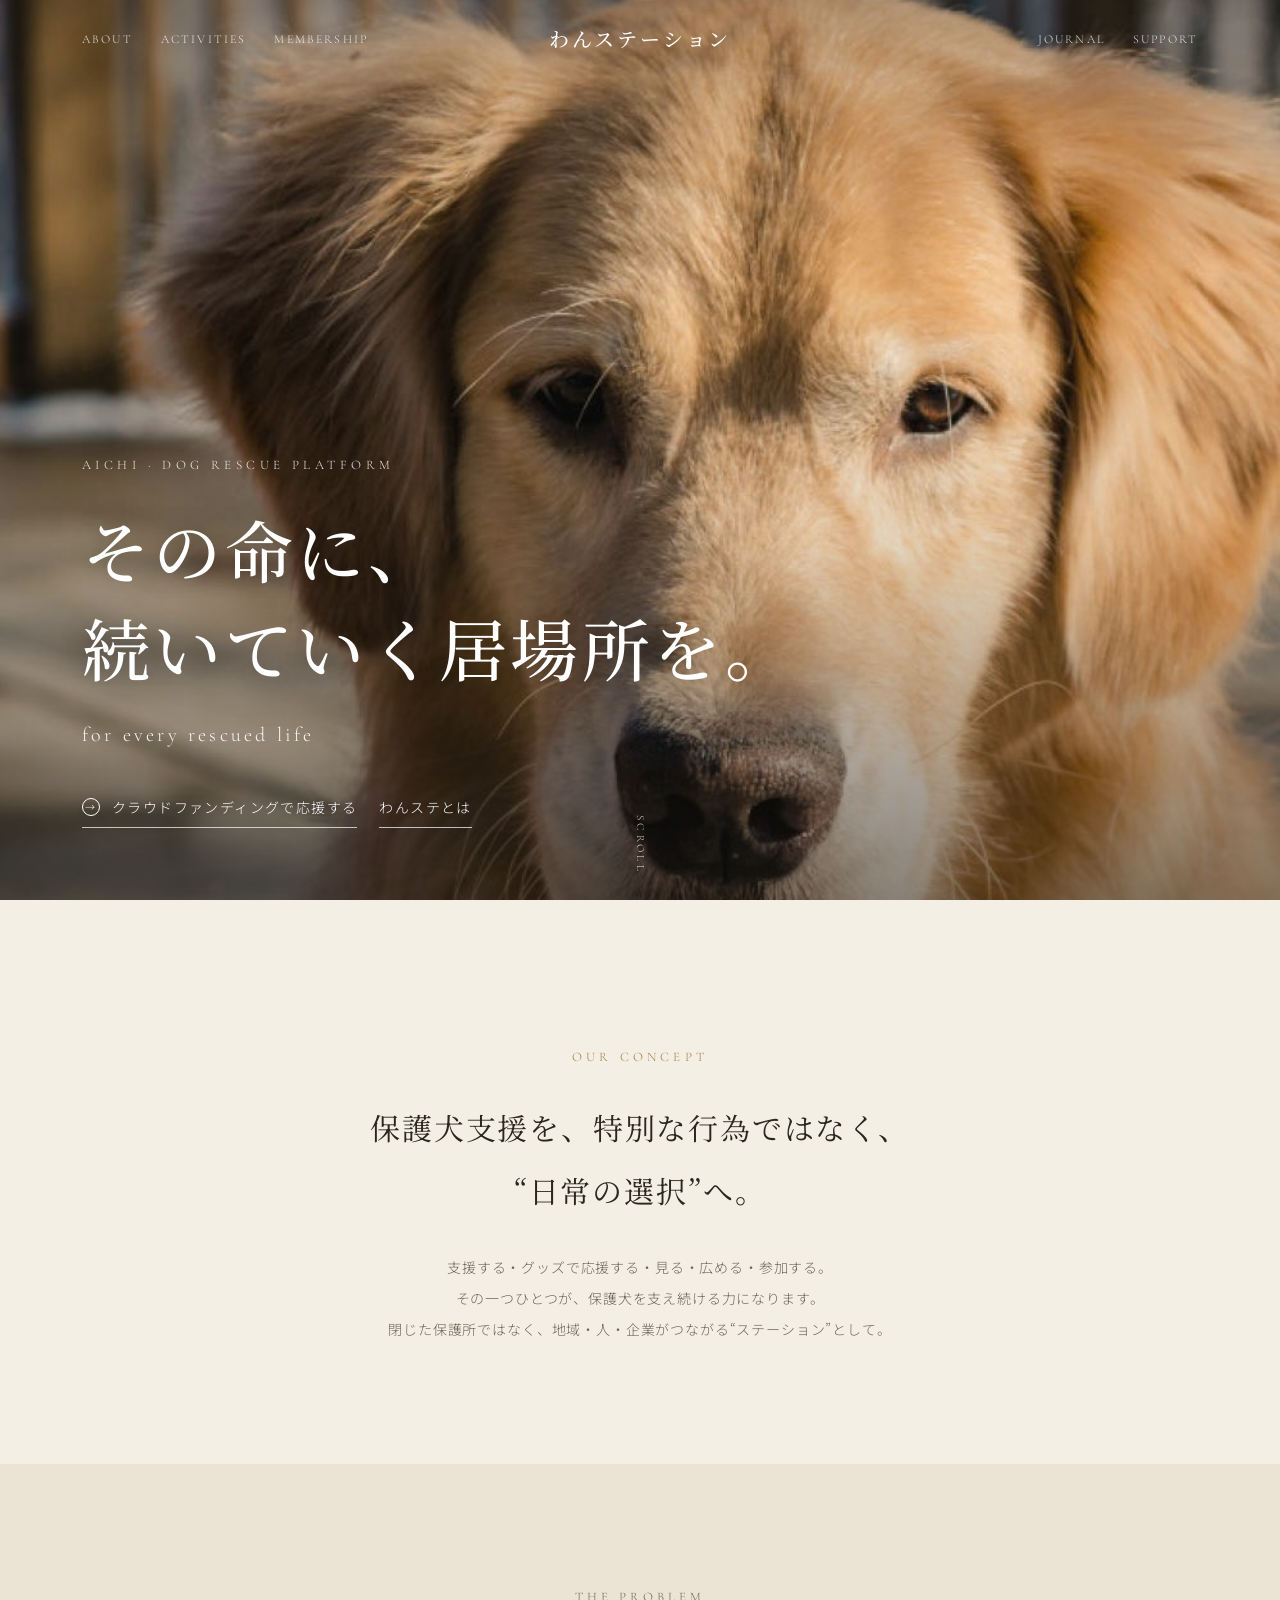
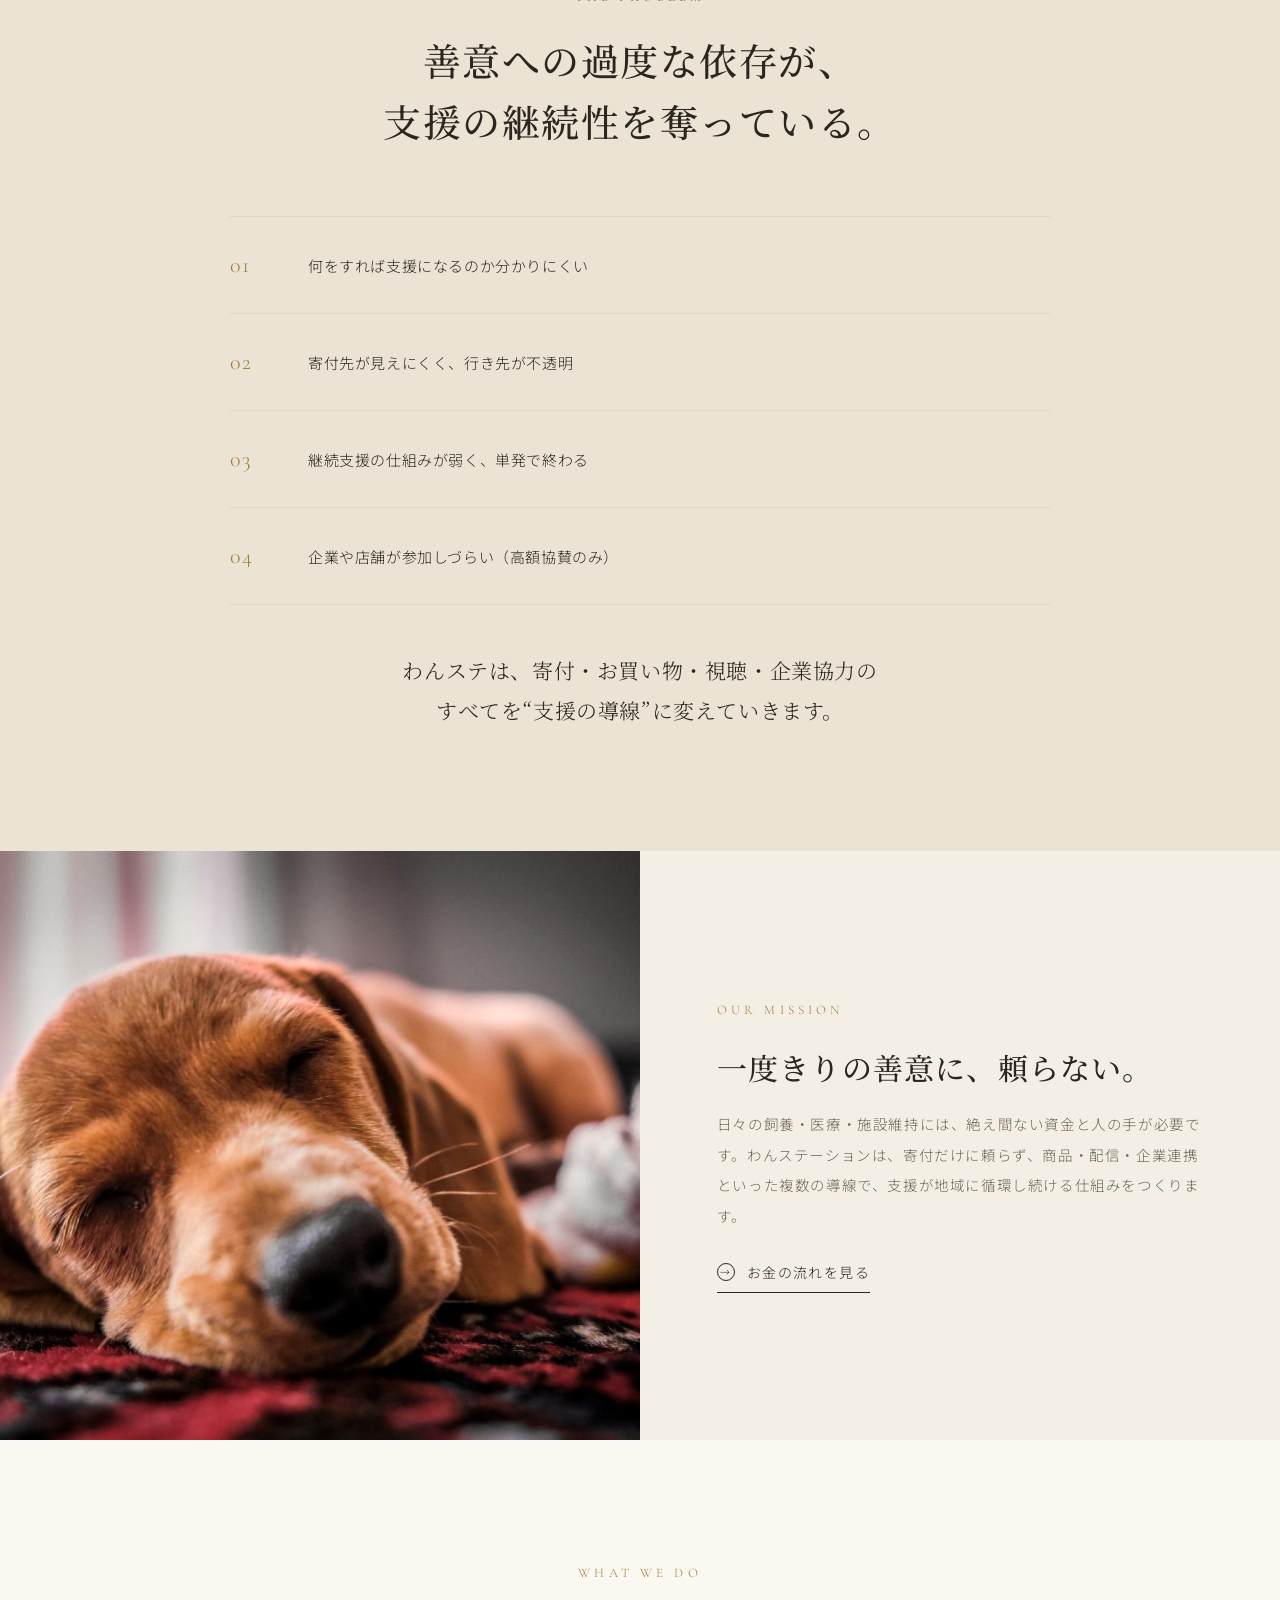
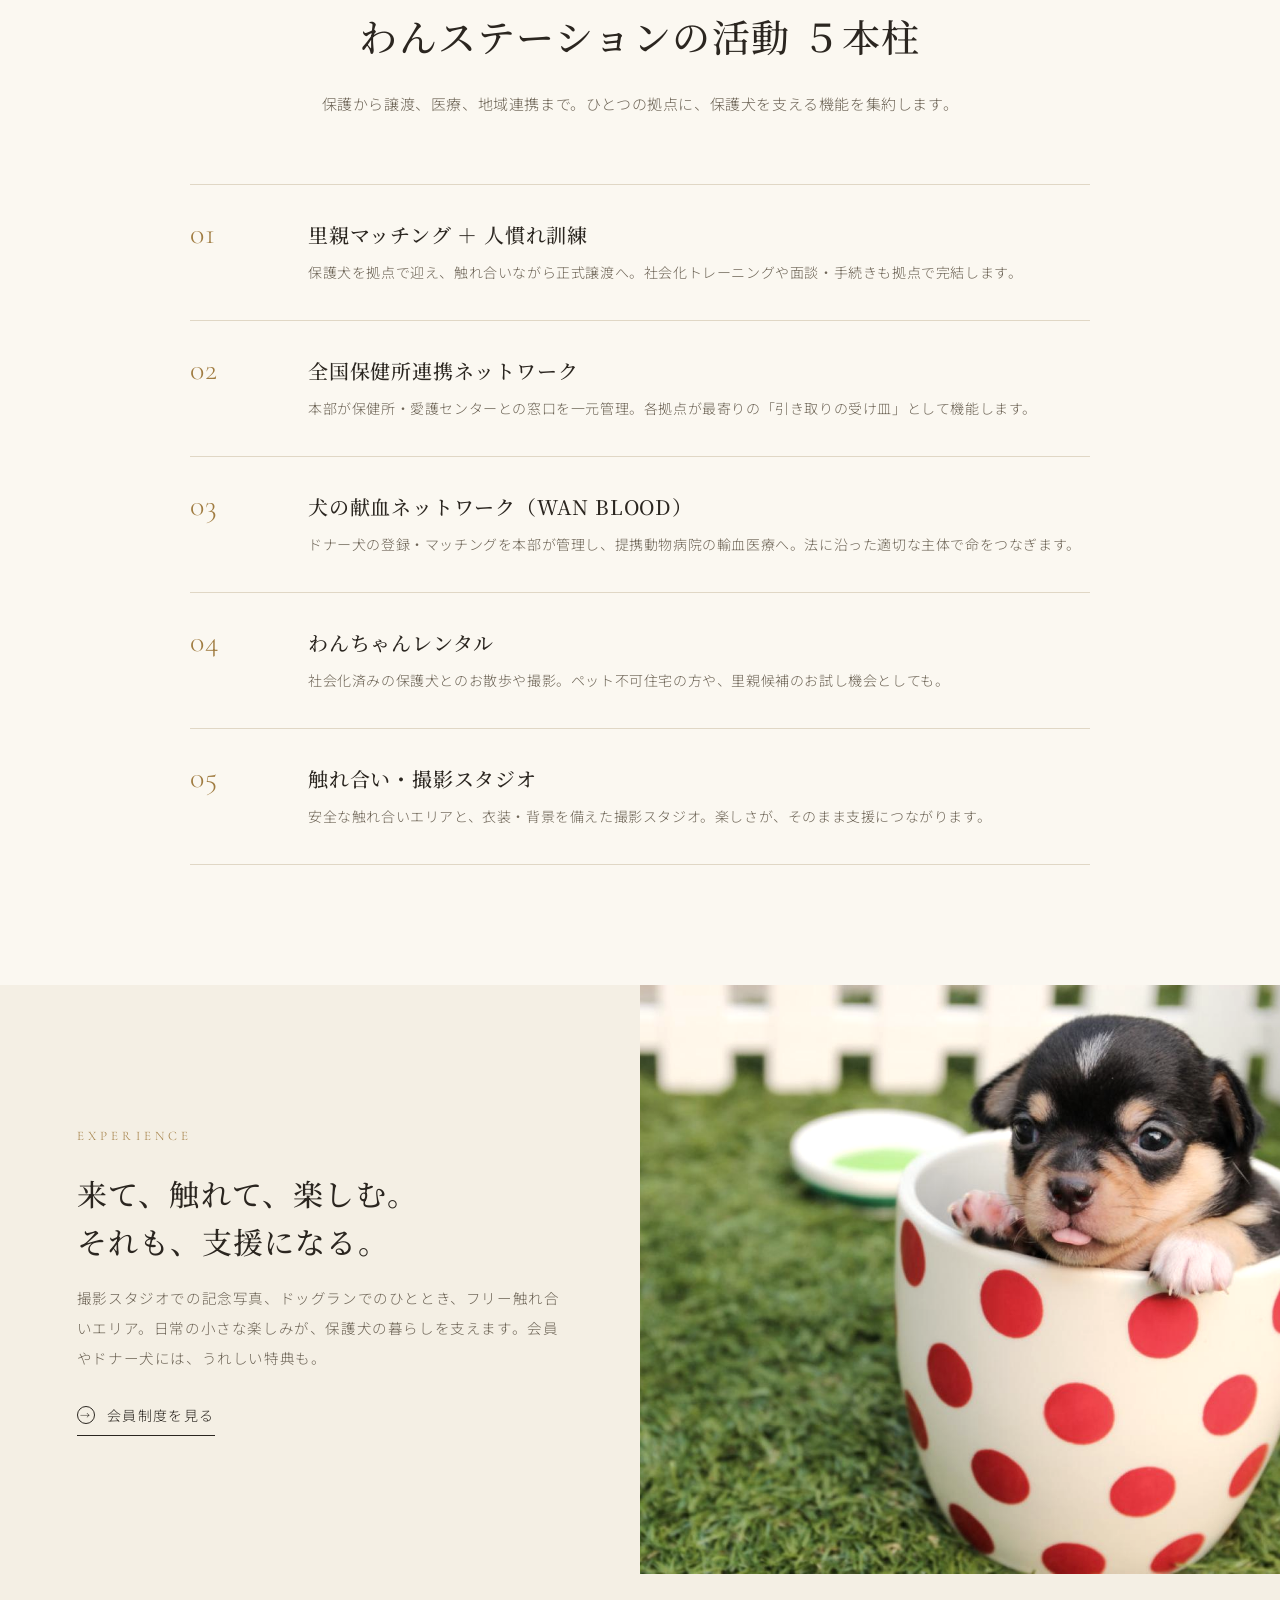
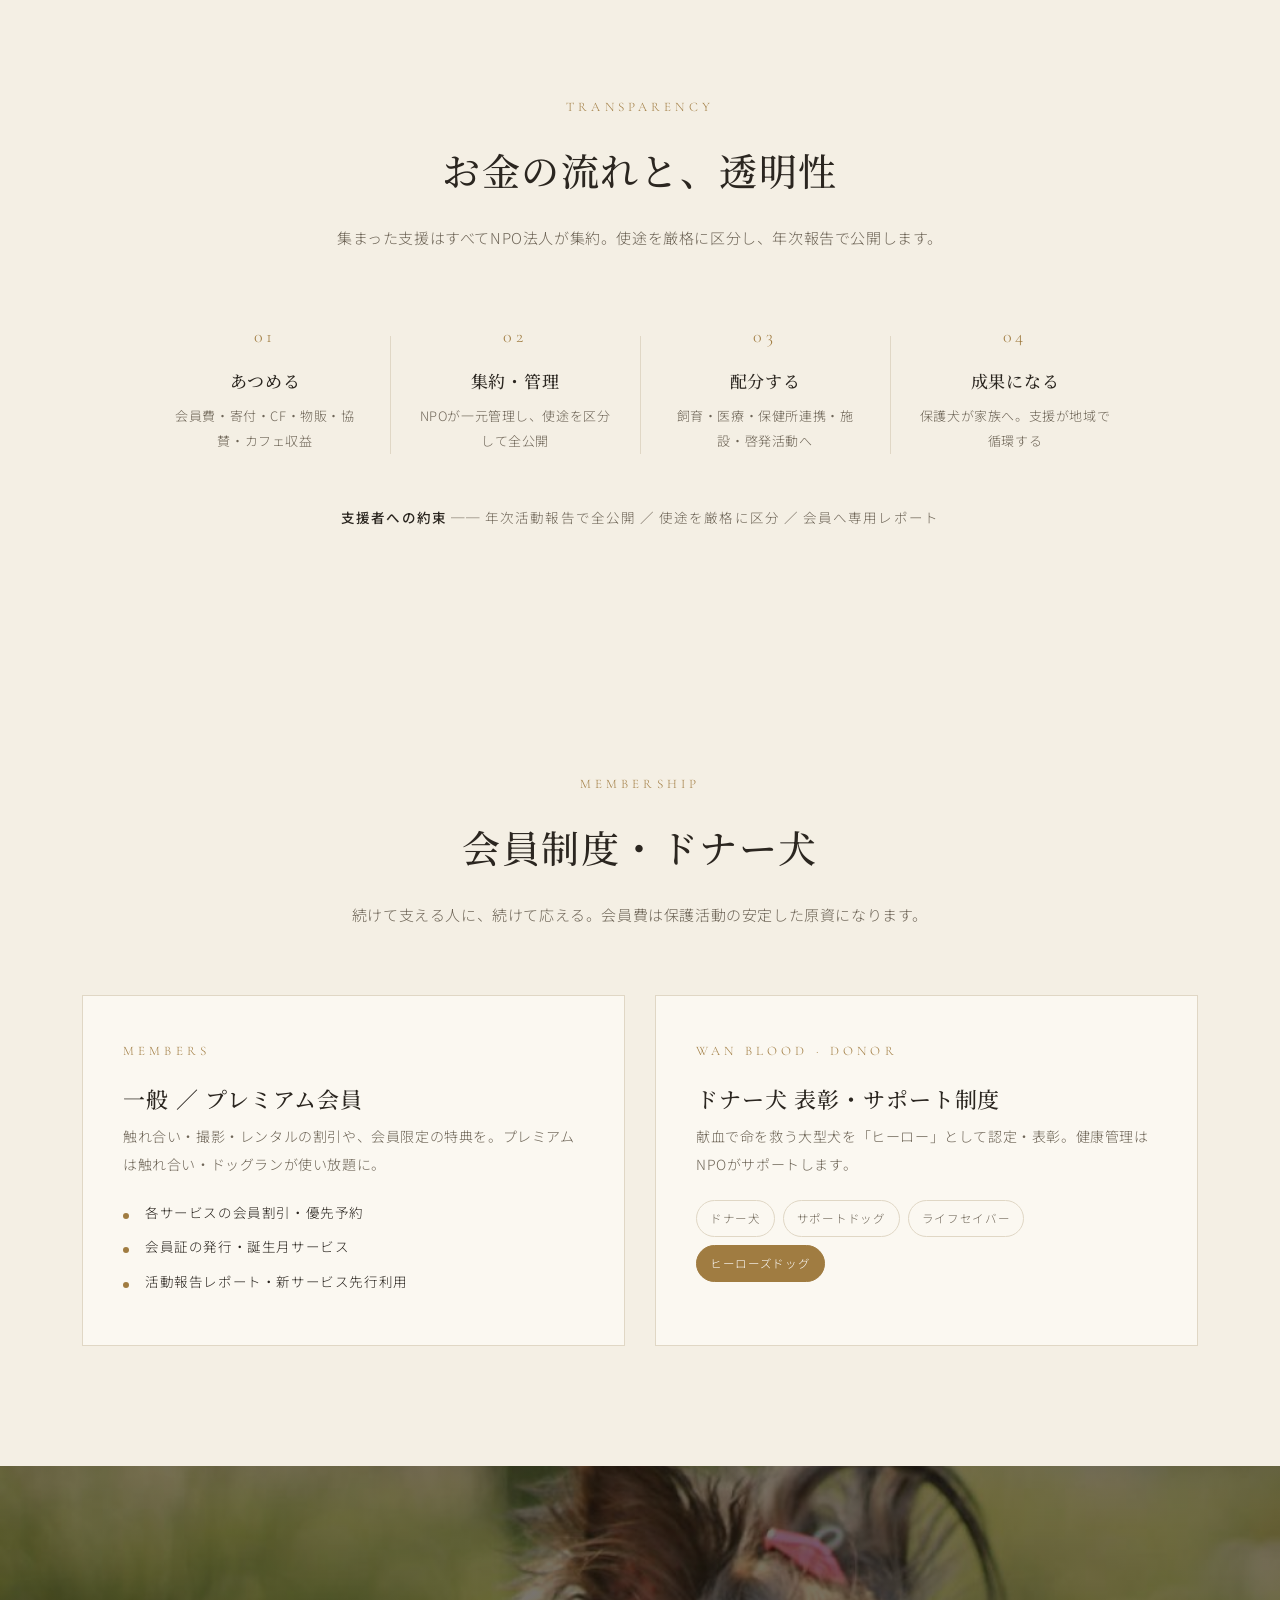
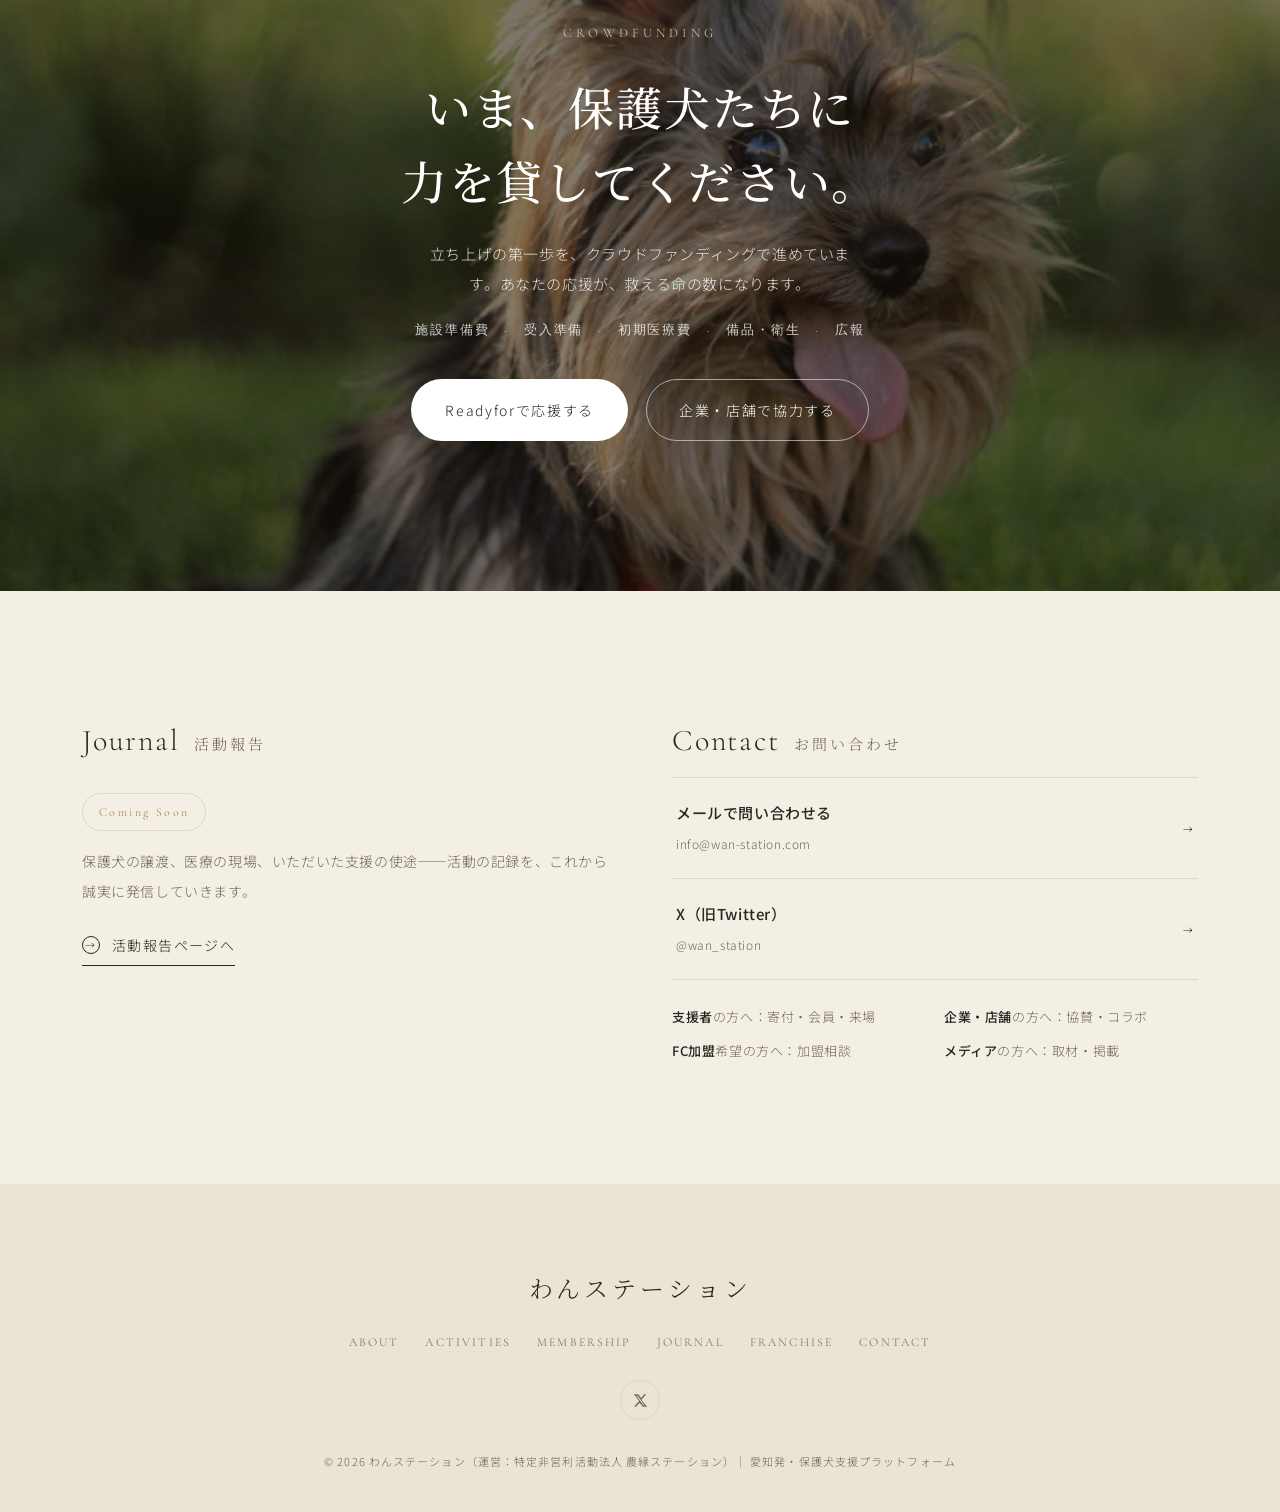
<file: index.html>
<!DOCTYPE html>
<html lang="ja">
<head>
<meta charset="UTF-8">
<meta name="viewport" content="width=device-width, initial-scale=1">
<meta name="robots" content="noindex, nofollow">
<title>わんステーション｜愛知発・保護犬支援プラットフォーム</title>
<meta name="description" content="保護犬支援を、特別な行為ではなく“日常の選択”に。愛知発の保護犬支援プラットフォーム わんステーション。">
<link rel="icon" href="assets/logo.svg" type="image/svg+xml">
<link rel="preconnect" href="https://fonts.googleapis.com">
<link rel="preconnect" href="https://fonts.gstatic.com" crossorigin>
<link href="https://fonts.googleapis.com/css2?family=Cormorant+Garamond:wght@400;500;600&family=Noto+Sans+JP:wght@300;400;500&family=Noto+Serif+JP:wght@400;500;600&display=swap" rel="stylesheet">
<link rel="stylesheet" href="css/editorial.css">
</head>
<body>

<!-- ===== ヘッダー ===== -->
<header class="eh on-hero" id="eh">
  <div class="wrap bar">
    <nav class="nav-l">
      <a class="navlink" href="#about">About</a>
      <a class="navlink" href="#pillars">Activities</a>
      <a class="navlink" href="#member">Membership</a>
    </nav>
    <a class="wordmark" href="index.html">わんステーション</a>
    <nav class="nav-r">
      <a class="navlink" href="reports.html">Journal</a>
      <a class="navlink" href="#support">Support</a>
      <button class="menu-btn navlink" id="menuBtn" aria-label="メニュー">Menu</button>
    </nav>
  </div>
</header>

<!-- ===== モバイルメニュー ===== -->
<div class="m-overlay" id="mOverlay" style="position:fixed;inset:0;z-index:70;background:var(--cream);display:none;flex-direction:column;align-items:center;justify-content:center;gap:8px">
  <button id="mClose" style="position:absolute;top:22px;right:26px;font-family:var(--serif-en);letter-spacing:.18em">CLOSE</button>
  <a class="serif-jp" style="font-size:24px;padding:12px" href="#about">わんステとは</a>
  <a class="serif-jp" style="font-size:24px;padding:12px" href="#pillars">活動内容</a>
  <a class="serif-jp" style="font-size:24px;padding:12px" href="#member">会員制度</a>
  <a class="serif-jp" style="font-size:24px;padding:12px" href="reports.html">活動報告</a>
  <a class="serif-jp" style="font-size:24px;padding:12px;color:var(--accent)" href="#support">応援する</a>
</div>

<!-- ===== ヒーロー ===== -->
<section class="ehero">
  <div class="bg warm"><img src="assets/img/ed-hero.jpg" alt="保護犬"></div>
  <div class="wrap inner">
    <div class="reveal">
      <div class="eyebrow">Aichi · Dog Rescue Platform</div>
      <h1>その命に、<br>続いていく居場所を。</h1>
      <div class="sub">for every rescued life</div>
      <div class="h-actions">
        <a class="line-link" href="#support"><span class="d">→</span>クラウドファンディングで応援する</a>
        <a class="line-link" href="#about">わんステとは</a>
      </div>
    </div>
  </div>
  <div class="scroll-cue">SCROLL</div>
</section>

<!-- ===== イントロ（コンセプト） ===== -->
<section class="intro wrap" id="about">
  <div class="narrow reveal">
    <span class="label">Our Concept</span>
    <p style="margin-top:26px">保護犬支援を、特別な行為ではなく、<br>“日常の選択”へ。</p>
    <p class="small">支援する・グッズで応援する・見る・広める・参加する。<br>その一つひとつが、保護犬を支え続ける力になります。<br>閉じた保護所ではなく、地域・人・企業がつながる“ステーション”として。</p>
  </div>
</section>

<!-- ===== 課題 ===== -->
<section class="sec issue-e">
  <div class="wrap">
    <div class="sec-head">
      <span class="label ink">The Problem</span>
      <h2 class="sec-title">善意への過度な依存が、<br>支援の継続性を奪っている。</h2>
    </div>
    <div class="rows">
      <div class="row reveal"><span class="num">01</span><p>何をすれば支援になるのか分かりにくい</p></div>
      <div class="row reveal"><span class="num">02</span><p>寄付先が見えにくく、行き先が不透明</p></div>
      <div class="row reveal"><span class="num">03</span><p>継続支援の仕組みが弱く、単発で終わる</p></div>
      <div class="row reveal"><span class="num">04</span><p>企業や店舗が参加しづらい（高額協賛のみ）</p></div>
    </div>
    <p class="closing reveal">わんステは、寄付・お買い物・視聴・企業協力の<br>すべてを“支援の導線”に変えていきます。</p>
  </div>
</section>

<!-- ===== フィーチャー：世界観 ===== -->
<section class="feature">
  <div class="ph warm"><img src="assets/img/ed-warm.jpg" alt="くつろぐ保護犬"></div>
  <div class="tx reveal">
    <span class="label">Our Mission</span>
    <h3>一度きりの善意に、頼らない。</h3>
    <p>日々の飼養・医療・施設維持には、絶え間ない資金と人の手が必要です。わんステーションは、寄付だけに頼らず、商品・配信・企業連携といった複数の導線で、支援が地域に循環し続ける仕組みをつくります。</p>
    <a class="line-link" href="#flow"><span class="d">→</span>お金の流れを見る</a>
  </div>
</section>

<!-- ===== 活動5本柱 ===== -->
<section class="sec pillars-e" id="pillars">
  <div class="wrap">
    <div class="sec-head">
      <span class="label">What We Do</span>
      <h2 class="sec-title">わんステーションの活動 ５本柱</h2>
      <p class="sec-lead">保護から譲渡、医療、地域連携まで。ひとつの拠点に、保護犬を支える機能を集約します。</p>
    </div>
    <div class="plist">
      <div class="pl reveal"><div class="no">01</div><div><h4>里親マッチング ＋ 人慣れ訓練</h4><p>保護犬を拠点で迎え、触れ合いながら正式譲渡へ。社会化トレーニングや面談・手続きも拠点で完結します。</p></div></div>
      <div class="pl reveal"><div class="no">02</div><div><h4>全国保健所連携ネットワーク</h4><p>本部が保健所・愛護センターとの窓口を一元管理。各拠点が最寄りの「引き取りの受け皿」として機能します。</p></div></div>
      <div class="pl reveal"><div class="no">03</div><div><h4>犬の献血ネットワーク（WAN BLOOD）</h4><p>ドナー犬の登録・マッチングを本部が管理し、提携動物病院の輸血医療へ。法に沿った適切な主体で命をつなぎます。</p></div></div>
      <div class="pl reveal"><div class="no">04</div><div><h4>わんちゃんレンタル</h4><p>社会化済みの保護犬とのお散歩や撮影。ペット不可住宅の方や、里親候補のお試し機会としても。</p></div></div>
      <div class="pl reveal"><div class="no">05</div><div><h4>触れ合い・撮影スタジオ</h4><p>安全な触れ合いエリアと、衣装・背景を備えた撮影スタジオ。楽しさが、そのまま支援につながります。</p></div></div>
    </div>
  </div>
</section>

<!-- ===== フィーチャー：体験 ===== -->
<section class="feature rev">
  <div class="ph warm"><img src="assets/img/ed-soft.jpg" alt="拠点での体験"></div>
  <div class="tx reveal">
    <span class="label">Experience</span>
    <h3>来て、触れて、楽しむ。<br>それも、支援になる。</h3>
    <p>撮影スタジオでの記念写真、ドッグランでのひととき、フリー触れ合いエリア。日常の小さな楽しみが、保護犬の暮らしを支えます。会員やドナー犬には、うれしい特典も。</p>
    <a class="line-link" href="#member"><span class="d">→</span>会員制度を見る</a>
  </div>
</section>

<!-- ===== お金の流れ・透明性 ===== -->
<section class="sec flow-e" id="flow">
  <div class="wrap">
    <div class="sec-head">
      <span class="label">Transparency</span>
      <h2 class="sec-title">お金の流れと、透明性</h2>
      <p class="sec-lead">集まった支援はすべてNPO法人が集約。使途を厳格に区分し、年次報告で公開します。</p>
    </div>
    <div class="steps">
      <div class="st reveal"><div class="no">01</div><h4>あつめる</h4><p>会員費・寄付・CF・物販・協賛・カフェ収益</p></div>
      <div class="st reveal"><div class="no">02</div><h4>集約・管理</h4><p>NPOが一元管理し、使途を区分して全公開</p></div>
      <div class="st reveal"><div class="no">03</div><h4>配分する</h4><p>飼育・医療・保健所連携・施設・啓発活動へ</p></div>
      <div class="st reveal"><div class="no">04</div><h4>成果になる</h4><p>保護犬が家族へ。支援が地域で循環する</p></div>
    </div>
    <p class="promise reveal"><b>支援者への約束</b> ── 年次活動報告で全公開 ／ 使途を厳格に区分 ／ 会員へ専用レポート</p>
  </div>
</section>

<!-- ===== 会員・ドナー ===== -->
<section class="sec member-e" id="member">
  <div class="wrap">
    <div class="sec-head">
      <span class="label">Membership</span>
      <h2 class="sec-title">会員制度・ドナー犬</h2>
      <p class="sec-lead">続けて支える人に、続けて応える。会員費は保護活動の安定した原資になります。</p>
    </div>
    <div class="cols">
      <div class="card-e reveal">
        <span class="label">Members</span>
        <h4>一般 ／ プレミアム会員</h4>
        <p class="lead">触れ合い・撮影・レンタルの割引や、会員限定の特典を。プレミアムは触れ合い・ドッグランが使い放題に。</p>
        <ul>
          <li>各サービスの会員割引・優先予約</li>
          <li>会員証の発行・誕生月サービス</li>
          <li>活動報告レポート・新サービス先行利用</li>
        </ul>
      </div>
      <div class="card-e reveal">
        <span class="label">Wan Blood · Donor</span>
        <h4>ドナー犬 表彰・サポート制度</h4>
        <p class="lead">献血で命を救う大型犬を「ヒーロー」として認定・表彰。健康管理はNPOがサポートします。</p>
        <div class="ranks">
          <span>ドナー犬</span><span>サポートドッグ</span><span>ライフセイバー</span><span class="on">ヒーローズドッグ</span>
        </div>
      </div>
    </div>
  </div>
</section>

<!-- ===== CF ===== -->
<section class="cta-e" id="support">
  <div class="bg warm"><img src="assets/img/cta.jpg" alt=""></div>
  <div class="inner">
    <span class="label">Crowdfunding</span>
    <h2>いま、保護犬たちに<br>力を貸してください。</h2>
    <p>立ち上げの第一歩を、クラウドファンディングで進めています。あなたの応援が、救える命の数になります。</p>
    <div class="uses">施設準備費　·　受入準備　·　初期医療費　·　備品・衛生　·　広報</div>
    <div class="acts">
      <!-- CF公開待ちのため現在はプレビューURL。公開後に本番URL（例 https://readyfor.jp/projects/172133）へ差し替え -->
      <a class="btn-pill" href="https://readyfor.jp/app/fundraising/projects/172133/preview/share?preview_token=H-iid0sZHi9V85JYfCo_DLKZPFmJ3URdUV4R0u1iTEk" target="_blank" rel="noopener">Readyforで応援する</a>
      <a class="btn-outline" href="#contact">企業・店舗で協力する</a>
    </div>
  </div>
</section>

<!-- ===== お知らせ / お問い合わせ ===== -->
<section class="sec news-e" id="contact">
  <div class="wrap two">
    <div class="reveal">
      <div class="block-title">Journal<span class="jp">活動報告</span></div>
      <span class="soon">Coming Soon</span>
      <p class="lead">保護犬の譲渡、医療の現場、いただいた支援の使途──活動の記録を、これから誠実に発信していきます。</p>
      <a class="line-link" href="reports.html"><span class="d">→</span>活動報告ページへ</a>
    </div>
    <div class="reveal">
      <div class="block-title">Contact<span class="jp">お問い合わせ</span></div>
      <div class="contact-rows">
        <a href="mailto:info@wan-station.com"><span class="t"><b>メールで問い合わせる</b><span>info@wan-station.com</span></span><span class="ar">→</span></a>
        <a href="https://x.com/wan_station" target="_blank" rel="noopener"><span class="t"><b>X（旧Twitter）</b><span>@wan_station</span></span><span class="ar">→</span></a>
      </div>
      <div class="aud">
        <div><b>支援者</b>の方へ：寄付・会員・来場</div>
        <div><b>企業・店舗</b>の方へ：協賛・コラボ</div>
        <div><b>FC加盟</b>希望の方へ：加盟相談</div>
        <div><b>メディア</b>の方へ：取材・掲載</div>
      </div>
    </div>
  </div>
</section>

<!-- ===== フッター ===== -->
<footer class="foot-e">
  <div class="wrap">
    <div class="wm">わんステーション</div>
    <div class="links">
      <a href="#about">About</a><a href="#pillars">Activities</a><a href="#member">Membership</a>
      <a href="reports.html">Journal</a><a href="franchise.html">Franchise</a><a href="#contact">Contact</a>
    </div>
    <div class="sns">
      <a href="https://x.com/wan_station" target="_blank" rel="noopener" aria-label="X"><svg width="15" height="15" viewBox="0 0 24 24" fill="currentColor"><path d="M18 2h3l-7.5 8.6L22.5 22h-6.8l-5-6.6L4.8 22H1.8l8-9.2L1.5 2h7l4.5 6 5-6zM16.8 20h1.9L7.3 4H5.3L16.8 20z"/></svg></a>
    </div>
    <div class="copy">© 2026 わんステーション（運営：特定非営利活動法人 農縁ステーション）｜ 愛知発・保護犬支援プラットフォーム</div>
  </div>
</footer>

<script src="js/editorial.js"></script>
</body>
</html>
</file>
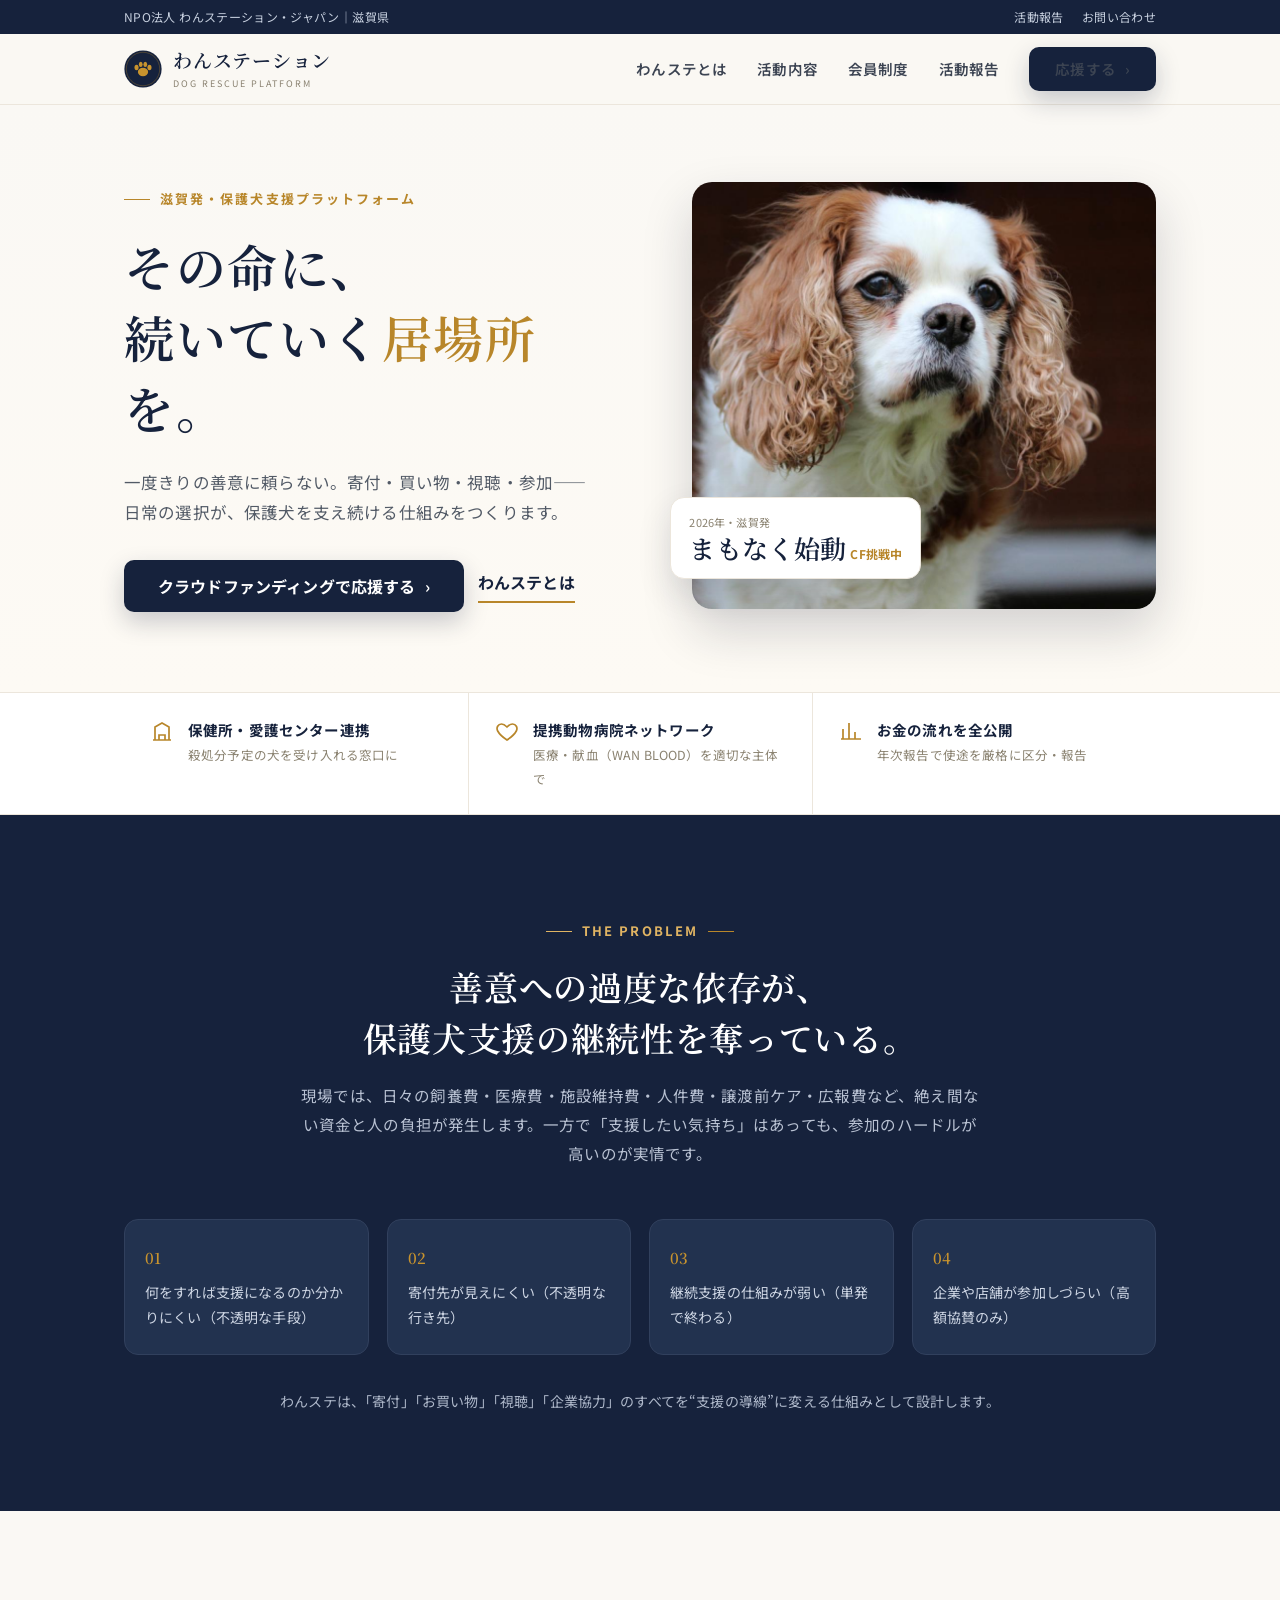
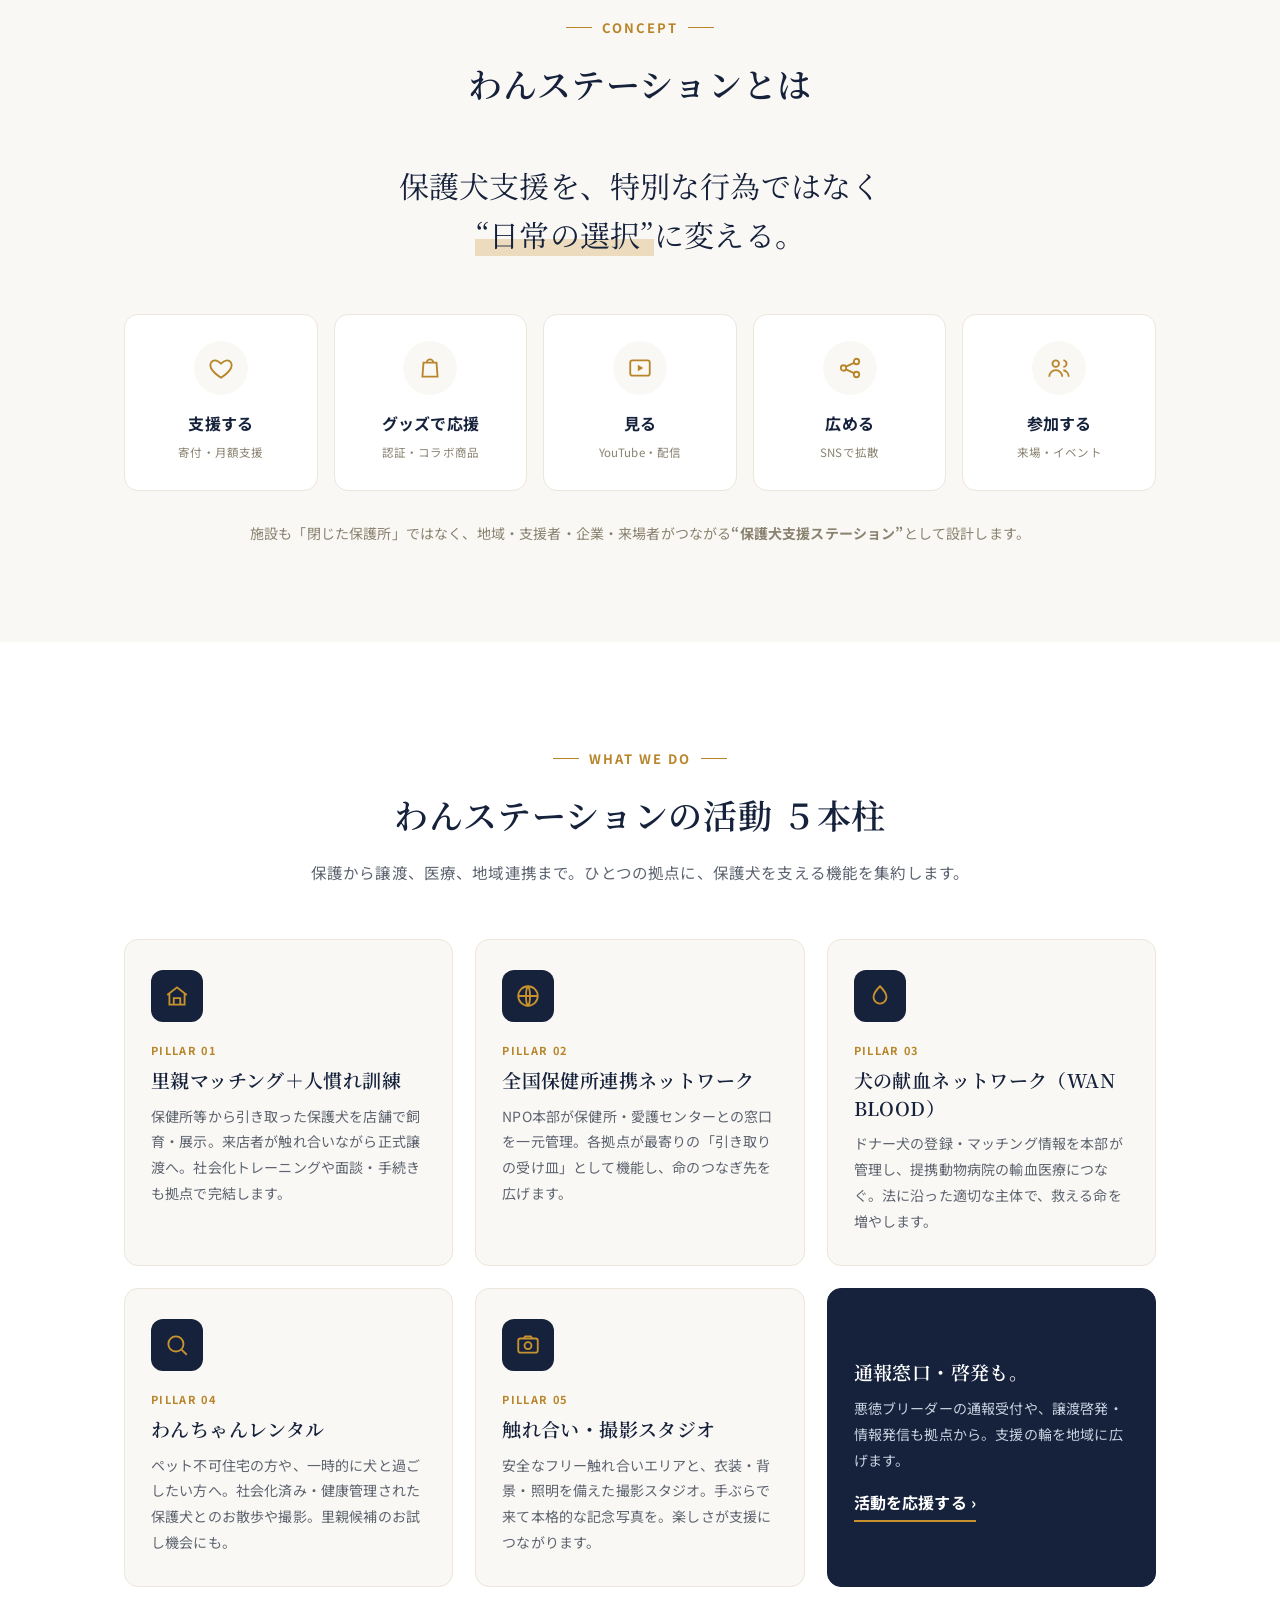
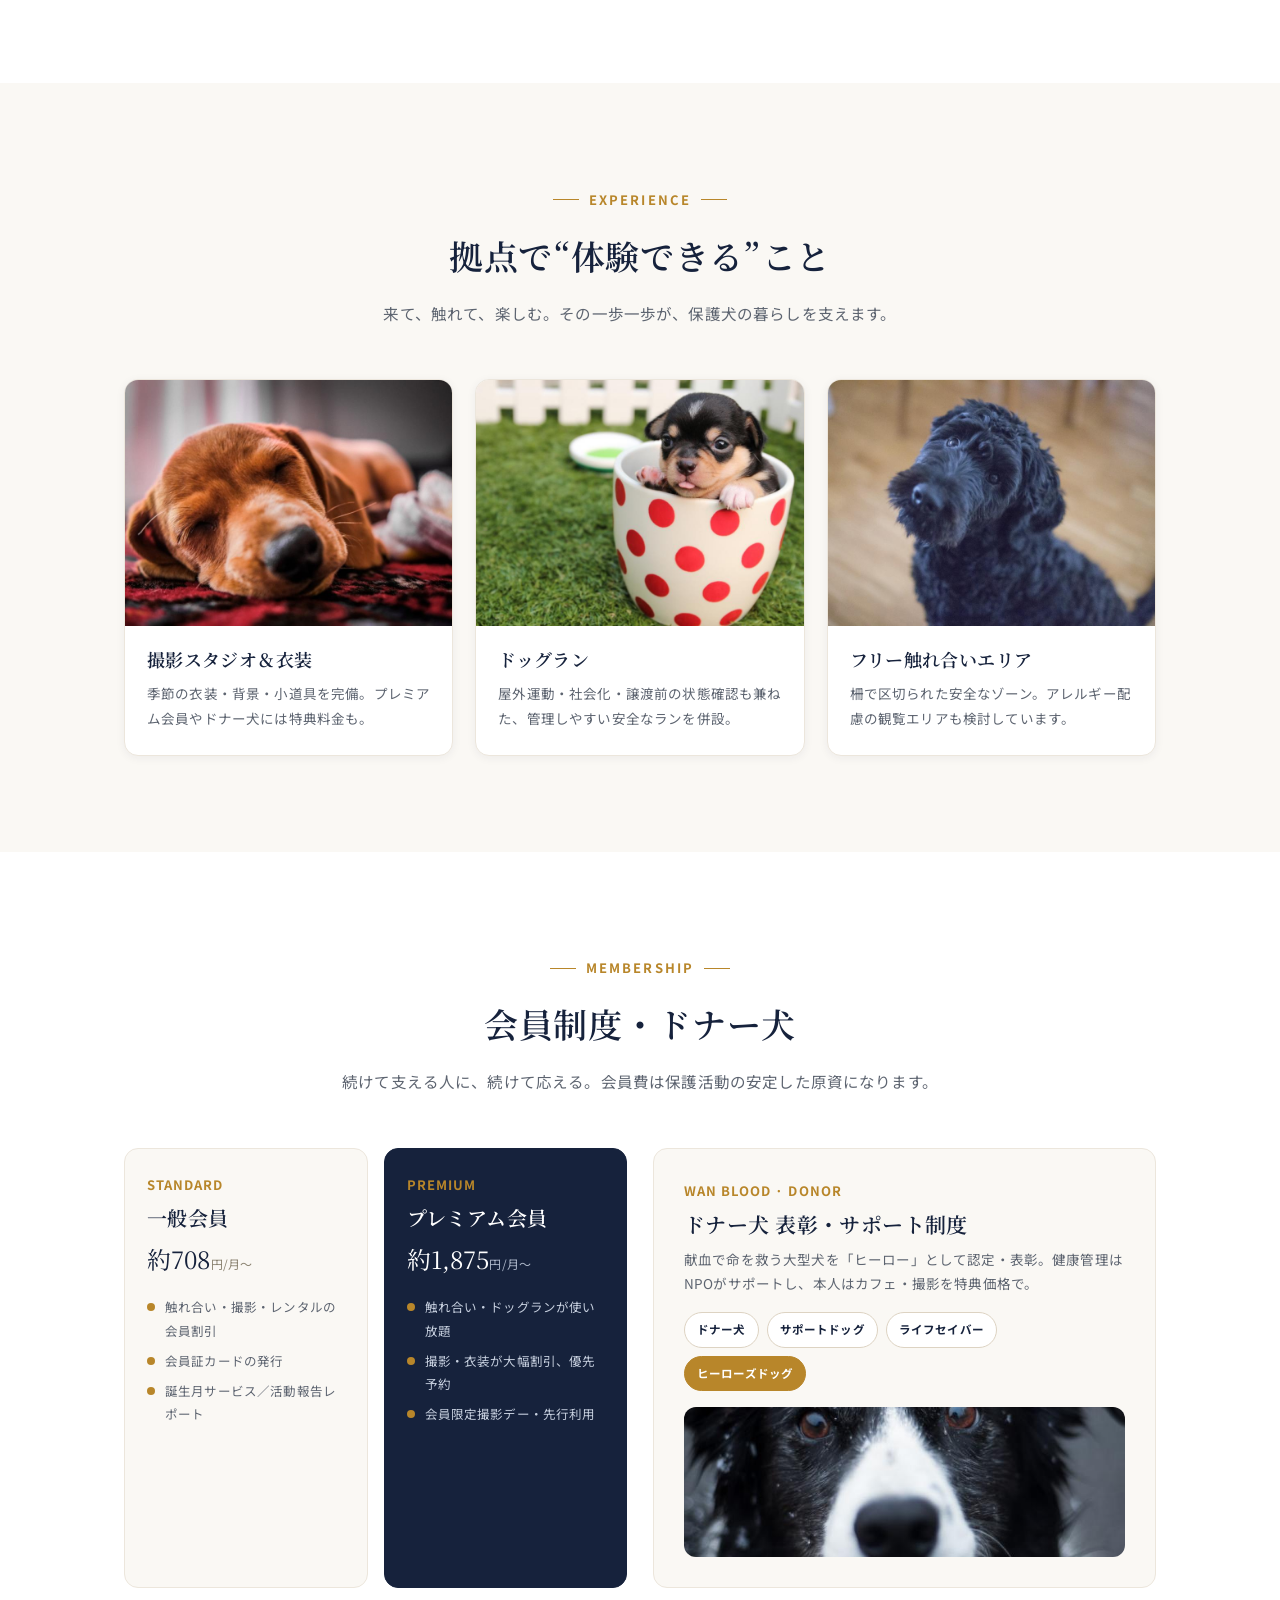
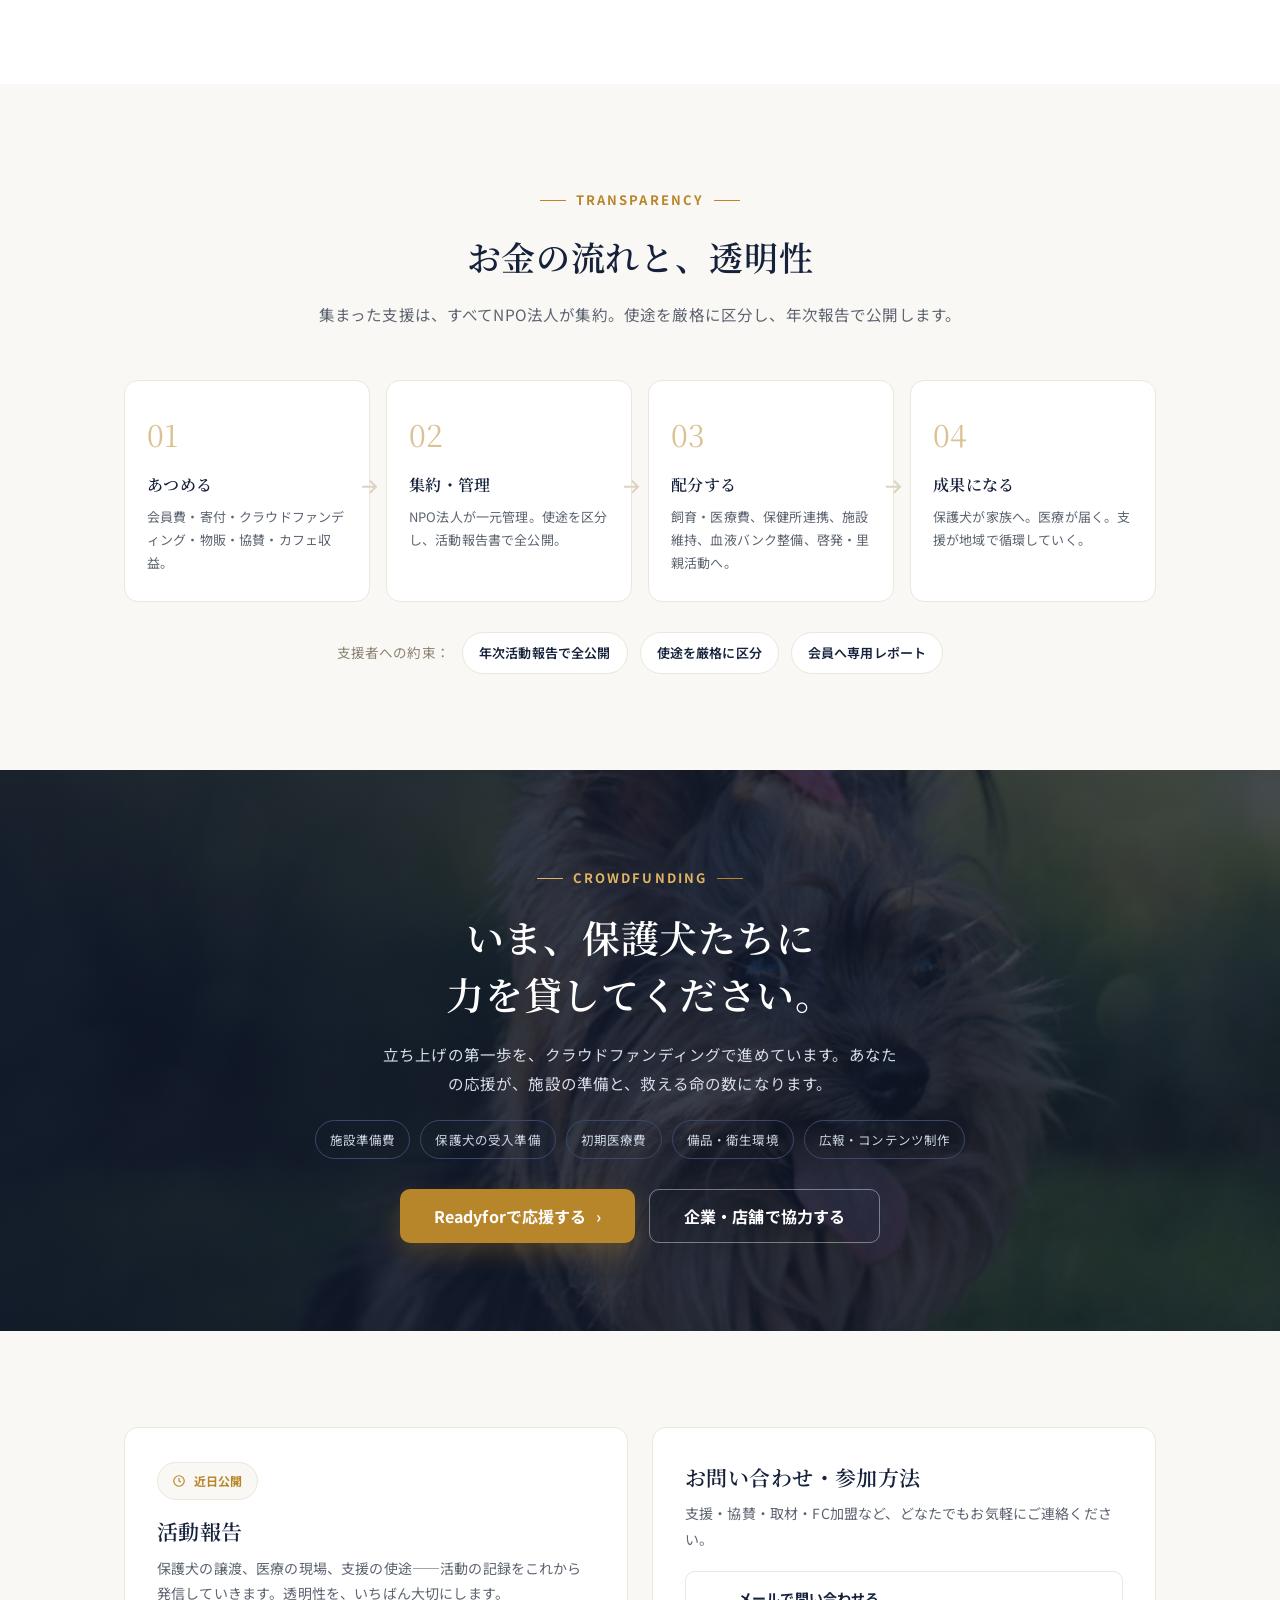
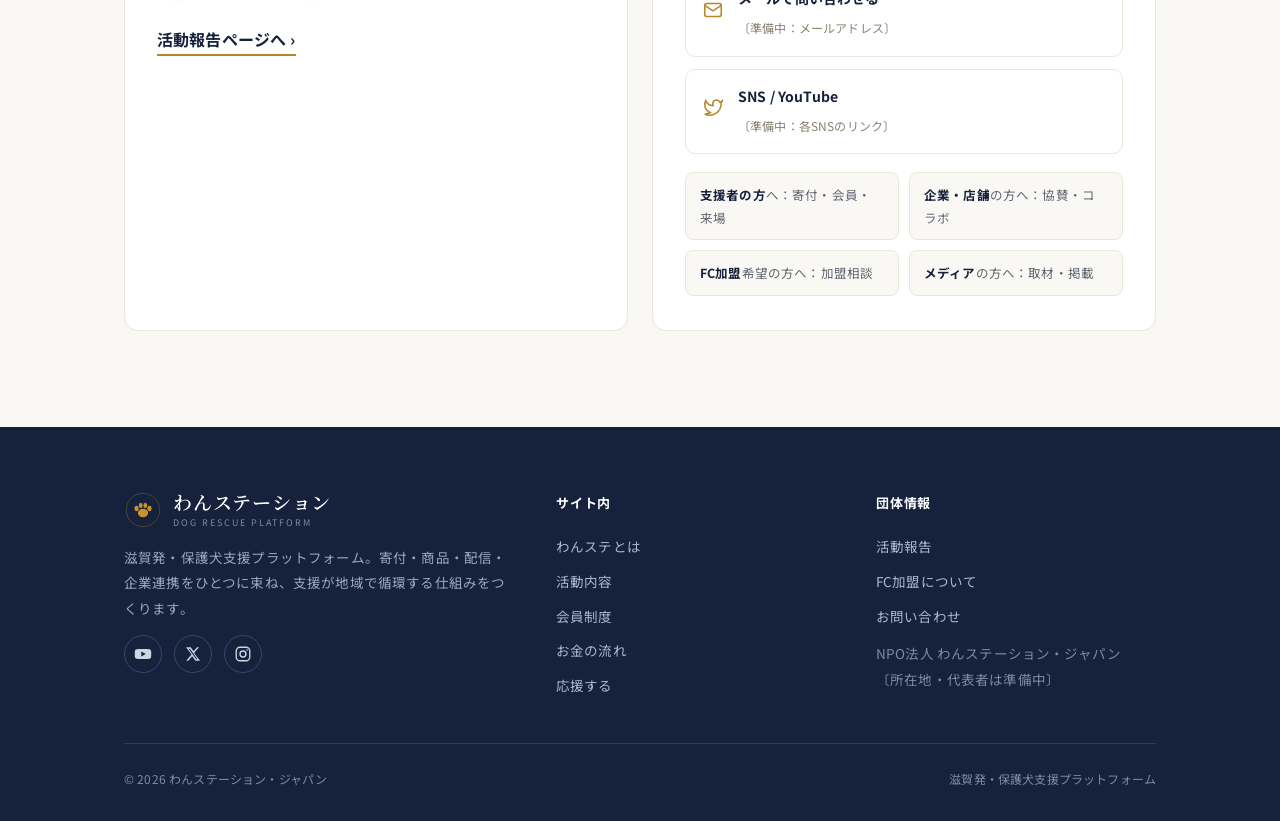
<file: classic.html>
<!DOCTYPE html>
<html lang="ja">
<head>
<meta charset="UTF-8">
<meta name="viewport" content="width=device-width, initial-scale=1">
<meta name="robots" content="noindex, nofollow">
<title>わんステーション｜滋賀発・保護犬支援プラットフォーム</title>
<meta name="description" content="わんステーションは、寄付・買い物・視聴・参加――日常の選択が保護犬を支え続ける仕組みをつくる、滋賀発の保護犬支援プラットフォームです。NPO法人が運営し、お金の流れを全公開します。">
<meta property="og:title" content="わんステーション｜滋賀発・保護犬支援プラットフォーム">
<meta property="og:description" content="保護犬支援を、特別な行為ではなく“日常の選択”に。">
<meta property="og:type" content="website">
<link rel="icon" href="assets/logo.svg" type="image/svg+xml">
<link rel="preconnect" href="https://fonts.googleapis.com">
<link rel="preconnect" href="https://fonts.gstatic.com" crossorigin>
<link href="https://fonts.googleapis.com/css2?family=Noto+Sans+JP:wght@400;500;700&family=Noto+Serif+JP:wght@500;600;700&display=swap" rel="stylesheet">
<link rel="stylesheet" href="css/style.css">
</head>
<body>

<!-- ============ ヘッダー ============ -->
<div class="utility">
  <div class="container">
    <span>NPO法人 わんステーション・ジャパン｜滋賀県</span>
    <span class="u-right">
      <a href="reports.html">活動報告</a>
      <a href="#contact">お問い合わせ</a>
    </span>
  </div>
</div>

<header class="site-header" id="siteHeader">
  <div class="container nav">
    <a class="brand" href="index.html" aria-label="わんステーション トップ">
      <img src="assets/logo.svg" alt="">
      <span class="bt"><b>わんステーション</b><span>DOG RESCUE PLATFORM</span></span>
    </a>
    <nav class="nav-links" id="navLinks" aria-label="メインメニュー">
      <a href="#about">わんステとは</a>
      <a href="#pillars">活動内容</a>
      <a href="#member">会員制度</a>
      <a href="reports.html">活動報告</a>
      <a class="btn btn-primary" href="#support">応援する <span class="arw">›</span></a>
    </nav>
    <button class="nav-toggle" id="navToggle" aria-label="メニューを開く" aria-expanded="false" aria-controls="navLinks">
      <span></span><span></span><span></span>
    </button>
  </div>
</header>

<!-- ============ ヒーロー ============ -->
<section class="hero">
  <div class="container">
    <div class="hero-copy reveal">
      <span class="eyebrow">滋賀発・保護犬支援プラットフォーム</span>
      <h1>その命に、<br>続いていく<span class="accent">居場所</span>を。</h1>
      <p class="lead">一度きりの善意に頼らない。寄付・買い物・視聴・参加――<br>日常の選択が、保護犬を支え続ける仕組みをつくります。</p>
      <div class="hero-actions">
        <a class="btn btn-primary btn-lg" href="#support">クラウドファンディングで応援する <span class="arw">›</span></a>
        <a class="link-underline" href="#about">わんステとは</a>
      </div>
    </div>
    <div class="hero-figure reveal">
      <img src="assets/img/hero.jpg" alt="保護犬の写真">
      <div class="stat-badge">
        <div class="k">2026年・滋賀発</div>
        <div class="v">まもなく始動<small>CF挑戦中</small></div>
      </div>
    </div>
  </div>
</section>

<!-- 信頼ストリップ -->
<div class="trust">
  <div class="container">
    <div class="trust-item">
      <span class="ic" aria-hidden="true"><svg width="24" height="24" viewBox="0 0 24 24" fill="none" stroke="currentColor" stroke-width="1.7"><path d="M3 21h18M5 21V8l7-4 7 4v13M9 21v-5h6v5"/></svg></span>
      <span><b>保健所・愛護センター連携</b><span>殺処分予定の犬を受け入れる窓口に</span></span>
    </div>
    <div class="trust-item">
      <span class="ic" aria-hidden="true"><svg width="24" height="24" viewBox="0 0 24 24" fill="none" stroke="currentColor" stroke-width="1.7"><path d="M12 21s-7-4.6-9.3-9C1 8.7 3 5 6.5 5 9 5 12 8 12 8s3-3 5.5-3C21 5 23 8.7 21.3 12 19 16.4 12 21 12 21z"/></svg></span>
      <span><b>提携動物病院ネットワーク</b><span>医療・献血（WAN BLOOD）を適切な主体で</span></span>
    </div>
    <div class="trust-item">
      <span class="ic" aria-hidden="true"><svg width="24" height="24" viewBox="0 0 24 24" fill="none" stroke="currentColor" stroke-width="1.7"><path d="M4 20V10M10 20V4M16 20v-7M22 20H2"/></svg></span>
      <span><b>お金の流れを全公開</b><span>年次報告で使途を厳格に区分・報告</span></span>
    </div>
  </div>
</div>

<!-- ============ 課題 ============ -->
<section class="section issue" id="issue">
  <div class="container">
    <div class="section-head">
      <span class="eyebrow center">THE PROBLEM</span>
      <h2 class="section-title">善意への過度な依存が、<br>保護犬支援の継続性を奪っている。</h2>
      <p class="section-lead">現場では、日々の飼養費・医療費・施設維持費・人件費・譲渡前ケア・広報費など、絶え間ない資金と人の負担が発生します。一方で「支援したい気持ち」はあっても、参加のハードルが高いのが実情です。</p>
    </div>
    <div class="issue-grid">
      <div class="issue-card reveal"><div class="n">01</div><p>何をすれば支援になるのか分かりにくい（不透明な手段）</p></div>
      <div class="issue-card reveal"><div class="n">02</div><p>寄付先が見えにくい（不透明な行き先）</p></div>
      <div class="issue-card reveal"><div class="n">03</div><p>継続支援の仕組みが弱い（単発で終わる）</p></div>
      <div class="issue-card reveal"><div class="n">04</div><p>企業や店舗が参加しづらい（高額協賛のみ）</p></div>
    </div>
    <p class="issue-note">わんステは、「寄付」「お買い物」「視聴」「企業協力」のすべてを“支援の導線”に変える仕組みとして設計します。</p>
  </div>
</section>

<!-- ============ コンセプト ============ -->
<section class="section concept" id="about">
  <div class="container">
    <div class="section-head">
      <span class="eyebrow center">CONCEPT</span>
      <h2 class="section-title">わんステーションとは</h2>
    </div>
    <p class="big">保護犬支援を、特別な行為ではなく<br><mark>“日常の選択”</mark>に変える。</p>
    <div class="concept-row">
      <div class="concept-item reveal">
        <div class="ci"><svg width="26" height="26" viewBox="0 0 24 24" fill="none" stroke="currentColor" stroke-width="1.7"><path d="M12 21s-7-4.6-9.3-9C1 8.7 3 5 6.5 5 9 5 12 8 12 8s3-3 5.5-3C21 5 23 8.7 21.3 12 19 16.4 12 21 12 21z"/></svg></div>
        <b>支援する</b><span>寄付・月額支援</span>
      </div>
      <div class="concept-item reveal">
        <div class="ci"><svg width="26" height="26" viewBox="0 0 24 24" fill="none" stroke="currentColor" stroke-width="1.7"><path d="M6 7h12l1 13H5L6 7zM9 7a3 3 0 0 1 6 0"/></svg></div>
        <b>グッズで応援</b><span>認証・コラボ商品</span>
      </div>
      <div class="concept-item reveal">
        <div class="ci"><svg width="26" height="26" viewBox="0 0 24 24" fill="none" stroke="currentColor" stroke-width="1.7"><rect x="3" y="5" width="18" height="14" rx="2"/><path d="M10 9l5 3-5 3V9z" fill="currentColor" stroke="none"/></svg></div>
        <b>見る</b><span>YouTube・配信</span>
      </div>
      <div class="concept-item reveal">
        <div class="ci"><svg width="26" height="26" viewBox="0 0 24 24" fill="none" stroke="currentColor" stroke-width="1.7"><circle cx="6" cy="12" r="2.5"/><circle cx="18" cy="6" r="2.5"/><circle cx="18" cy="18" r="2.5"/><path d="M8.2 10.8l7.6-3.6M8.2 13.2l7.6 3.6"/></svg></div>
        <b>広める</b><span>SNSで拡散</span>
      </div>
      <div class="concept-item reveal">
        <div class="ci"><svg width="26" height="26" viewBox="0 0 24 24" fill="none" stroke="currentColor" stroke-width="1.7"><circle cx="9" cy="8" r="3"/><path d="M3 20a6 6 0 0 1 12 0M16 11a3 3 0 0 0 0-6M21 20a6 6 0 0 0-5-5.9"/></svg></div>
        <b>参加する</b><span>来場・イベント</span>
      </div>
    </div>
    <p class="concept-arrow">施設も「閉じた保護所」ではなく、地域・支援者・企業・来場者がつながる<strong>“保護犬支援ステーション”</strong>として設計します。</p>
  </div>
</section>

<!-- ============ 活動5本柱 ============ -->
<section class="section pillars" id="pillars">
  <div class="container">
    <div class="section-head">
      <span class="eyebrow center">WHAT WE DO</span>
      <h2 class="section-title">わんステーションの活動 ５本柱</h2>
      <p class="section-lead">保護から譲渡、医療、地域連携まで。ひとつの拠点に、保護犬を支える機能を集約します。</p>
    </div>
    <div class="pillar-grid">
      <div class="pillar reveal">
        <div class="pic"><svg width="26" height="26" viewBox="0 0 24 24" fill="none" stroke="currentColor" stroke-width="1.7"><path d="M3 11l9-7 9 7M5 10v10h14V10M9 20v-6h6v6"/></svg></div>
        <div class="pn">PILLAR 01</div>
        <h3>里親マッチング＋人慣れ訓練</h3>
        <p>保健所等から引き取った保護犬を店舗で飼育・展示。来店者が触れ合いながら正式譲渡へ。社会化トレーニングや面談・手続きも拠点で完結します。</p>
      </div>
      <div class="pillar reveal">
        <div class="pic"><svg width="26" height="26" viewBox="0 0 24 24" fill="none" stroke="currentColor" stroke-width="1.7"><circle cx="12" cy="12" r="9"/><path d="M3 12h18M12 3c2.5 2.7 2.5 15.3 0 18M12 3c-2.5 2.7-2.5 15.3 0 18"/></svg></div>
        <div class="pn">PILLAR 02</div>
        <h3>全国保健所連携ネットワーク</h3>
        <p>NPO本部が保健所・愛護センターとの窓口を一元管理。各拠点が最寄りの「引き取りの受け皿」として機能し、命のつなぎ先を広げます。</p>
      </div>
      <div class="pillar reveal">
        <div class="pic"><svg width="26" height="26" viewBox="0 0 24 24" fill="none" stroke="currentColor" stroke-width="1.7"><path d="M12 3s6 6 6 10a6 6 0 0 1-12 0c0-4 6-10 6-10z"/></svg></div>
        <div class="pn">PILLAR 03</div>
        <h3>犬の献血ネットワーク（WAN BLOOD）</h3>
        <p>ドナー犬の登録・マッチング情報を本部が管理し、提携動物病院の輸血医療につなぐ。法に沿った適切な主体で、救える命を増やします。</p>
      </div>
      <div class="pillar reveal">
        <div class="pic"><svg width="26" height="26" viewBox="0 0 24 24" fill="none" stroke="currentColor" stroke-width="1.7"><circle cx="11" cy="11" r="7"/><path d="M16 16l5 5"/></svg></div>
        <div class="pn">PILLAR 04</div>
        <h3>わんちゃんレンタル</h3>
        <p>ペット不可住宅の方や、一時的に犬と過ごしたい方へ。社会化済み・健康管理された保護犬とのお散歩や撮影。里親候補のお試し機会にも。</p>
      </div>
      <div class="pillar reveal">
        <div class="pic"><svg width="26" height="26" viewBox="0 0 24 24" fill="none" stroke="currentColor" stroke-width="1.7"><rect x="3" y="6" width="18" height="13" rx="2"/><circle cx="12" cy="12.5" r="3.2"/><path d="M8 6l1.5-2h5L16 6"/></svg></div>
        <div class="pn">PILLAR 05</div>
        <h3>触れ合い・撮影スタジオ</h3>
        <p>安全なフリー触れ合いエリアと、衣装・背景・照明を備えた撮影スタジオ。手ぶらで来て本格的な記念写真を。楽しさが支援につながります。</p>
      </div>
      <div class="pillar reveal" style="display:flex;flex-direction:column;justify-content:center;background:var(--navy);border-color:var(--navy)">
        <h3 style="color:#fff">通報窓口・啓発も。</h3>
        <p style="color:#c7d0df">悪徳ブリーダーの通報受付や、譲渡啓発・情報発信も拠点から。支援の輪を地域に広げます。</p>
        <a class="link-underline" style="color:#fff;border-color:var(--gold-bright);margin-top:14px;align-self:flex-start" href="#support">活動を応援する ›</a>
      </div>
    </div>
  </div>
</section>

<!-- ============ 体験 ============ -->
<section class="section" id="experience">
  <div class="container">
    <div class="section-head">
      <span class="eyebrow center">EXPERIENCE</span>
      <h2 class="section-title">拠点で“体験できる”こと</h2>
      <p class="section-lead">来て、触れて、楽しむ。その一歩一歩が、保護犬の暮らしを支えます。</p>
    </div>
    <div class="exp-grid">
      <div class="exp-card reveal">
        <div class="ph"><img src="assets/img/experience-studio.jpg" alt="撮影スタジオのイメージ"></div>
        <div class="bd"><h3>撮影スタジオ＆衣装</h3><p>季節の衣装・背景・小道具を完備。プレミアム会員やドナー犬には特典料金も。</p></div>
      </div>
      <div class="exp-card reveal">
        <div class="ph"><img src="assets/img/experience-run.jpg" alt="ドッグランのイメージ"></div>
        <div class="bd"><h3>ドッグラン</h3><p>屋外運動・社会化・譲渡前の状態確認も兼ねた、管理しやすい安全なランを併設。</p></div>
      </div>
      <div class="exp-card reveal">
        <div class="ph"><img src="assets/img/experience-touch.jpg" alt="触れ合いエリアのイメージ"></div>
        <div class="bd"><h3>フリー触れ合いエリア</h3><p>柵で区切られた安全なゾーン。アレルギー配慮の観覧エリアも検討しています。</p></div>
      </div>
    </div>
  </div>
</section>

<!-- ============ 会員・ドナー犬 ============ -->
<section class="section member" id="member">
  <div class="container">
    <div class="section-head">
      <span class="eyebrow center">MEMBERSHIP</span>
      <h2 class="section-title">会員制度・ドナー犬</h2>
      <p class="section-lead">続けて支える人に、続けて応える。会員費は保護活動の安定した原資になります。</p>
    </div>
    <div class="member-grid">
      <div class="plan-wrap">
        <div class="plan reveal">
          <div class="pt">STANDARD</div>
          <h4>一般会員</h4>
          <div class="price">約708<small>円/月〜</small></div>
          <ul>
            <li>触れ合い・撮影・レンタルの会員割引</li>
            <li>会員証カードの発行</li>
            <li>誕生月サービス／活動報告レポート</li>
          </ul>
        </div>
        <div class="plan prem reveal">
          <div class="pt">PREMIUM</div>
          <h4>プレミアム会員</h4>
          <div class="price">約1,875<small>円/月〜</small></div>
          <ul>
            <li>触れ合い・ドッグランが使い放題</li>
            <li>撮影・衣装が大幅割引、優先予約</li>
            <li>会員限定撮影デー・先行利用</li>
          </ul>
        </div>
      </div>
      <div class="donor reveal">
        <div class="pt" style="color:var(--gold);font-weight:700;font-size:13px;letter-spacing:.08em">WAN BLOOD · DONOR</div>
        <h4 style="font-size:21px;margin:6px 0 6px">ドナー犬 表彰・サポート制度</h4>
        <p style="font-size:13.5px;color:#5d6470">献血で命を救う大型犬を「ヒーロー」として認定・表彰。健康管理はNPOがサポートし、本人はカフェ・撮影を特典価格で。</p>
        <div class="badge-row">
          <span class="rank">ドナー犬</span>
          <span class="rank">サポートドッグ</span>
          <span class="rank">ライフセイバー</span>
          <span class="rank g">ヒーローズドッグ</span>
        </div>
        <img src="assets/img/donor.jpg" alt="ドナー犬のイメージ">
      </div>
    </div>
  </div>
</section>

<!-- ============ お金の流れ ============ -->
<section class="section flow" id="flow">
  <div class="container">
    <div class="section-head">
      <span class="eyebrow center">TRANSPARENCY</span>
      <h2 class="section-title">お金の流れと、透明性</h2>
      <p class="section-lead">集まった支援は、すべてNPO法人が集約。使途を厳格に区分し、年次報告で公開します。</p>
    </div>
    <div class="flow-steps">
      <div class="flow-step reveal"><h4>あつめる</h4><p>会員費・寄付・クラウドファンディング・物販・協賛・カフェ収益。</p><span class="arr" aria-hidden="true"><svg width="24" height="24" viewBox="0 0 24 24" fill="none" stroke="currentColor" stroke-width="2"><path d="M5 12h14M13 6l6 6-6 6"/></svg></span></div>
      <div class="flow-step reveal"><h4>集約・管理</h4><p>NPO法人が一元管理。使途を区分し、活動報告書で全公開。</p><span class="arr" aria-hidden="true"><svg width="24" height="24" viewBox="0 0 24 24" fill="none" stroke="currentColor" stroke-width="2"><path d="M5 12h14M13 6l6 6-6 6"/></svg></span></div>
      <div class="flow-step reveal"><h4>配分する</h4><p>飼育・医療費、保健所連携、施設維持、血液バンク整備、啓発・里親活動へ。</p><span class="arr" aria-hidden="true"><svg width="24" height="24" viewBox="0 0 24 24" fill="none" stroke="currentColor" stroke-width="2"><path d="M5 12h14M13 6l6 6-6 6"/></svg></span></div>
      <div class="flow-step reveal"><h4>成果になる</h4><p>保護犬が家族へ。医療が届く。支援が地域で循環していく。</p></div>
    </div>
    <div class="flow-note">
      <span>支援者への約束：</span>
      <span class="chip">年次活動報告で全公開</span>
      <span class="chip">使途を厳格に区分</span>
      <span class="chip">会員へ専用レポート</span>
    </div>
  </div>
</section>

<!-- ============ CF応援 ============ -->
<section class="cta" id="support">
  <div class="bg" aria-hidden="true"><img src="assets/img/cta.jpg" alt=""></div>
  <div class="container">
    <span class="eyebrow center">CROWDFUNDING</span>
    <h2>いま、保護犬たちに<br>力を貸してください。</h2>
    <p>立ち上げの第一歩を、クラウドファンディングで進めています。あなたの応援が、施設の準備と、救える命の数になります。</p>
    <div class="uses">
      <span>施設準備費</span><span>保護犬の受入準備</span><span>初期医療費</span><span>備品・衛生環境</span><span>広報・コンテンツ制作</span>
    </div>
    <div class="cta-actions">
      <!-- CF公開待ちのため現在はプレビューURL。公開後に本番URLへ差し替え -->
      <a class="btn btn-gold btn-lg" href="https://readyfor.jp/app/fundraising/projects/172133/preview/share?preview_token=H-iid0sZHi9V85JYfCo_DLKZPFmJ3URdUV4R0u1iTEk" target="_blank" rel="noopener">Readyforで応援する <span class="arw">›</span></a>
      <a class="btn btn-ghost btn-lg" style="color:#fff;border-color:rgba(255,255,255,.4)" href="#contact">企業・店舗で協力する</a>
    </div>
  </div>
</section>

<!-- ============ 活動報告 / お問い合わせ ============ -->
<section class="section" id="contact">
  <div class="container">
    <div class="split2">
      <div class="panel reveal">
        <span class="soon"><svg width="14" height="14" viewBox="0 0 24 24" fill="none" stroke="currentColor" stroke-width="2"><circle cx="12" cy="12" r="9"/><path d="M12 7v5l3 2"/></svg> 近日公開</span>
        <h3>活動報告</h3>
        <p>保護犬の譲渡、医療の現場、支援の使途――活動の記録をこれから発信していきます。透明性を、いちばん大切にします。</p>
        <a class="link-underline" href="reports.html">活動報告ページへ ›</a>
      </div>
      <div class="panel reveal">
        <h3>お問い合わせ・参加方法</h3>
        <p>支援・協賛・取材・FC加盟など、どなたでもお気軽にご連絡ください。</p>
        <div class="contact-list">
          <a class="contact-row" href="〔mailto:メールアドレス〕">
            <span class="ic"><svg width="22" height="22" viewBox="0 0 24 24" fill="none" stroke="currentColor" stroke-width="1.7"><rect x="3" y="5" width="18" height="14" rx="2"/><path d="M3 7l9 6 9-6"/></svg></span>
            <span class="t"><b>メールで問い合わせる</b><span>〔準備中：メールアドレス〕</span></span>
          </a>
          <a class="contact-row" href="〔SNSのURL〕" target="_blank" rel="noopener">
            <span class="ic"><svg width="22" height="22" viewBox="0 0 24 24" fill="none" stroke="currentColor" stroke-width="1.7"><path d="M22 6c-.8.4-1.6.6-2.5.8A4 4 0 0 0 12 9.5v1A9 9 0 0 1 4 5s-4 9 5 13a10 10 0 0 1-6 1.7C12 24 21 17 21 7.5l-.1-.7c.8-.8 1.5-1.7 1.6-2.8z"/></svg></span>
            <span class="t"><b>SNS / YouTube</b><span>〔準備中：各SNSのリンク〕</span></span>
          </a>
        </div>
        <div class="audience">
          <div><b>支援者の方</b>へ：寄付・会員・来場</div>
          <div><b>企業・店舗</b>の方へ：協賛・コラボ</div>
          <div><b>FC加盟</b>希望の方へ：加盟相談</div>
          <div><b>メディア</b>の方へ：取材・掲載</div>
        </div>
      </div>
    </div>
  </div>
</section>

<!-- ============ フッター ============ -->
<footer class="site-footer">
  <div class="container">
    <div class="foot-grid">
      <div class="foot-brand">
        <a class="brand" href="index.html">
          <img src="assets/logo.svg" alt="" width="38" height="38">
          <span class="bt"><b>わんステーション</b><span style="color:#7e8aa1">DOG RESCUE PLATFORM</span></span>
        </a>
        <p>滋賀発・保護犬支援プラットフォーム。寄付・商品・配信・企業連携をひとつに束ね、支援が地域で循環する仕組みをつくります。</p>
        <div class="foot-sns">
          <a href="〔YouTube〕" target="_blank" rel="noopener" aria-label="YouTube"><svg width="18" height="18" viewBox="0 0 24 24" fill="currentColor"><path d="M23 12s0-3.2-.4-4.7a2.5 2.5 0 0 0-1.7-1.7C19.4 5.2 12 5.2 12 5.2s-7.4 0-8.9.4A2.5 2.5 0 0 0 1.4 7.3C1 8.8 1 12 1 12s0 3.2.4 4.7a2.5 2.5 0 0 0 1.7 1.7c1.5.4 8.9.4 8.9.4s7.4 0 8.9-.4a2.5 2.5 0 0 0 1.7-1.7C23 15.2 23 12 23 12zM9.7 15.3V8.7l6 3.3-6 3.3z"/></svg></a>
          <a href="〔X〕" target="_blank" rel="noopener" aria-label="X"><svg width="16" height="16" viewBox="0 0 24 24" fill="currentColor"><path d="M18 2h3l-7.5 8.6L22.5 22h-6.8l-5-6.6L4.8 22H1.8l8-9.2L1.5 2h7l4.5 6 5-6zM16.8 20h1.9L7.3 4H5.3L16.8 20z"/></svg></a>
          <a href="〔Instagram〕" target="_blank" rel="noopener" aria-label="Instagram"><svg width="18" height="18" viewBox="0 0 24 24" fill="none" stroke="currentColor" stroke-width="1.8"><rect x="3" y="3" width="18" height="18" rx="5"/><circle cx="12" cy="12" r="4"/><circle cx="17.5" cy="6.5" r="1" fill="currentColor" stroke="none"/></svg></a>
        </div>
      </div>
      <div class="foot-col">
        <h5>サイト内</h5>
        <a href="#about">わんステとは</a>
        <a href="#pillars">活動内容</a>
        <a href="#member">会員制度</a>
        <a href="#flow">お金の流れ</a>
        <a href="#support">応援する</a>
      </div>
      <div class="foot-col">
        <h5>団体情報</h5>
        <a href="reports.html">活動報告</a>
        <a href="franchise.html">FC加盟について</a>
        <a href="#contact">お問い合わせ</a>
        <span style="display:block;color:#7e8aa1;padding-top:8px;line-height:1.9">NPO法人 わんステーション・ジャパン<br>〔所在地・代表者は準備中〕</span>
      </div>
    </div>
    <div class="foot-bottom">
      <span>© 2026 わんステーション・ジャパン</span>
      <span>滋賀発・保護犬支援プラットフォーム</span>
    </div>
  </div>
</footer>

<script src="js/main.js"></script>
</body>
</html>
</file>
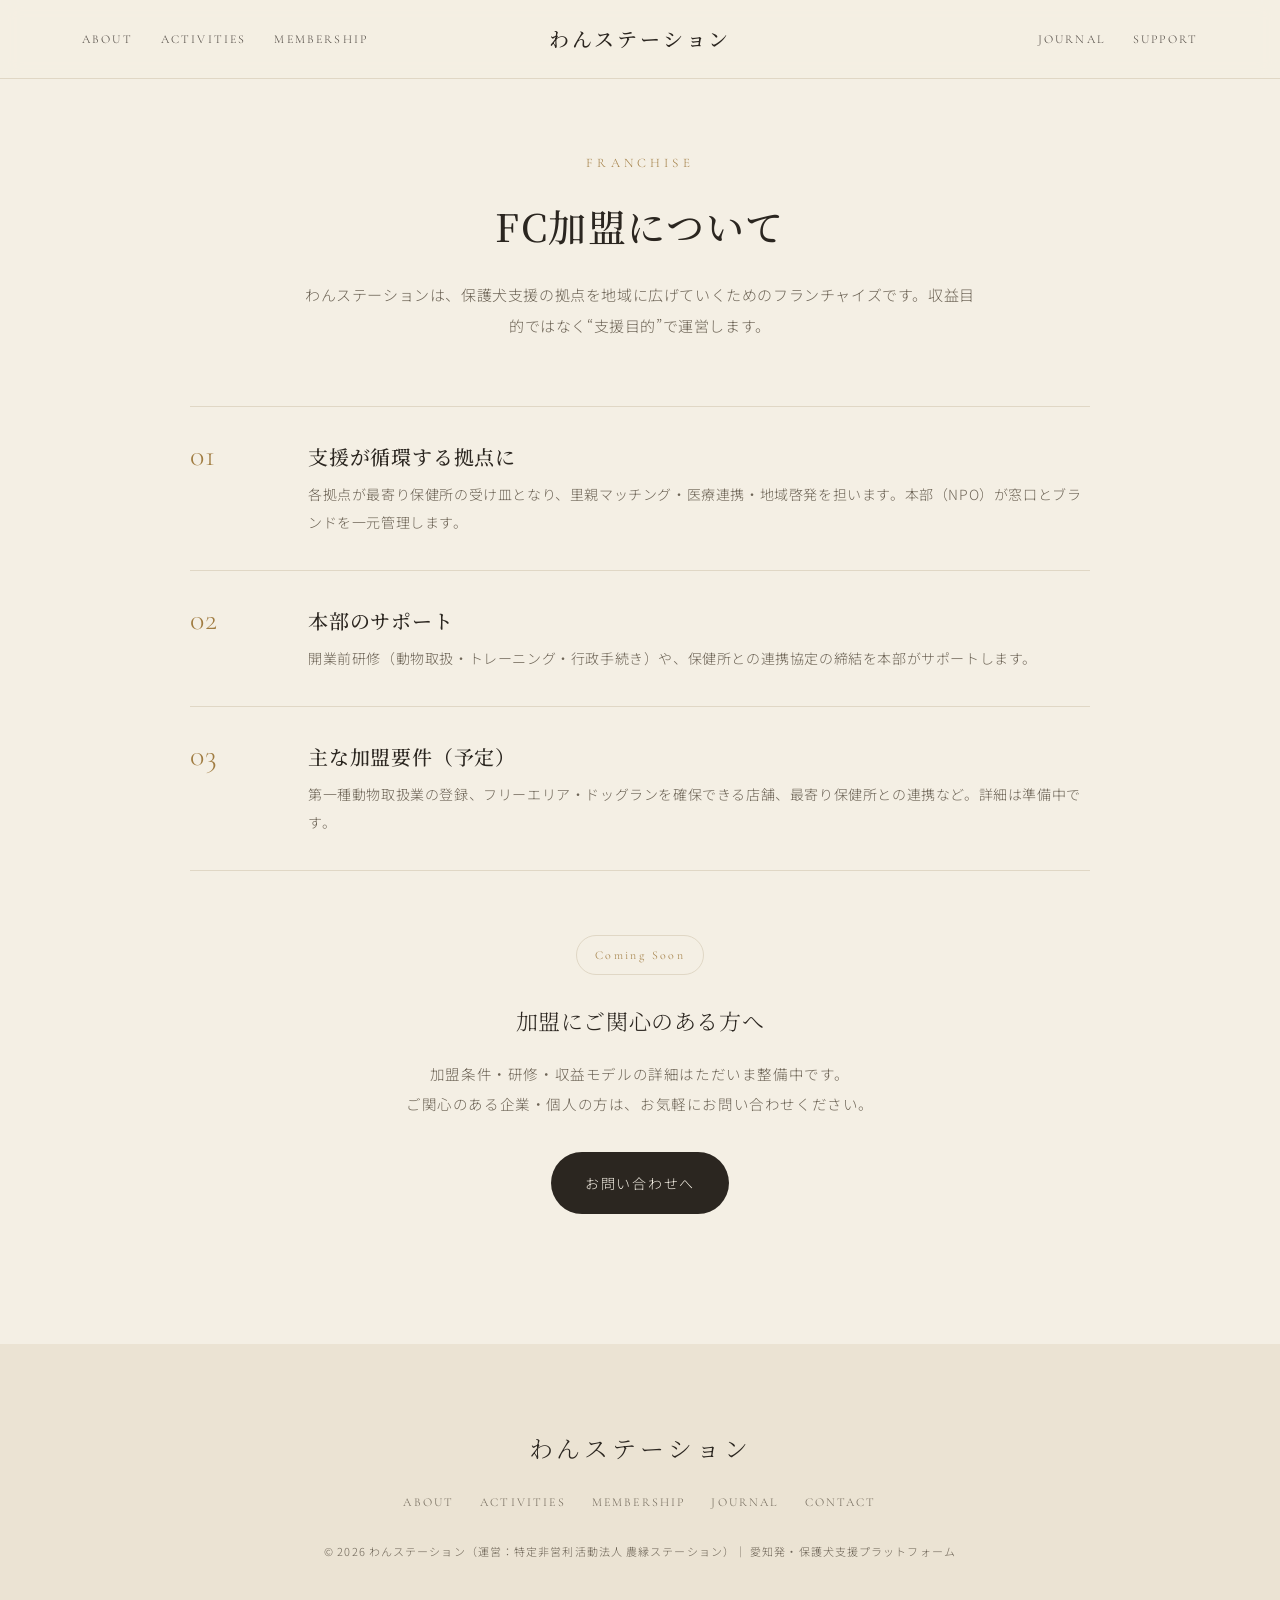
<file: franchise.html>
<!DOCTYPE html>
<html lang="ja">
<head>
<meta charset="UTF-8">
<meta name="viewport" content="width=device-width, initial-scale=1">
<meta name="robots" content="noindex, nofollow">
<title>FC加盟について｜わんステーション</title>
<meta name="description" content="わんステーションのフランチャイズ加盟について。NPOの趣旨に基づく、保護犬支援を地域に広げるための拠点運営。">
<link rel="icon" href="assets/logo.svg" type="image/svg+xml">
<link rel="preconnect" href="https://fonts.googleapis.com">
<link rel="preconnect" href="https://fonts.gstatic.com" crossorigin>
<link href="https://fonts.googleapis.com/css2?family=Cormorant+Garamond:wght@400;500;600&family=Noto+Sans+JP:wght@300;400;500&family=Noto+Serif+JP:wght@400;500;600&display=swap" rel="stylesheet">
<link rel="stylesheet" href="css/editorial.css">
</head>
<body>

<header class="eh solid" id="eh">
  <div class="wrap bar">
    <nav class="nav-l">
      <a class="navlink" href="index.html#about">About</a>
      <a class="navlink" href="index.html#pillars">Activities</a>
      <a class="navlink" href="index.html#member">Membership</a>
    </nav>
    <a class="wordmark" href="index.html">わんステーション</a>
    <nav class="nav-r">
      <a class="navlink" href="reports.html">Journal</a>
      <a class="navlink" href="index.html#support">Support</a>
      <button class="menu-btn navlink" id="menuBtn" aria-label="メニュー">Menu</button>
    </nav>
  </div>
</header>

<div class="m-overlay" id="mOverlay" style="position:fixed;inset:0;z-index:70;background:var(--cream);display:none;flex-direction:column;align-items:center;justify-content:center;gap:8px">
  <button id="mClose" style="position:absolute;top:22px;right:26px;font-family:var(--serif-en);letter-spacing:.18em">CLOSE</button>
  <a class="serif-jp" style="font-size:24px;padding:12px" href="index.html#about">わんステとは</a>
  <a class="serif-jp" style="font-size:24px;padding:12px" href="index.html#pillars">活動内容</a>
  <a class="serif-jp" style="font-size:24px;padding:12px" href="index.html#member">会員制度</a>
  <a class="serif-jp" style="font-size:24px;padding:12px" href="reports.html">活動報告</a>
  <a class="serif-jp" style="font-size:24px;padding:12px;color:var(--accent)" href="index.html#support">応援する</a>
</div>

<section class="sec" style="padding-top:150px">
  <div class="wrap">
    <div class="sec-head">
      <span class="label">Franchise</span>
      <h1 class="sec-title">FC加盟について</h1>
      <p class="sec-lead">わんステーションは、保護犬支援の拠点を地域に広げていくためのフランチャイズです。収益目的ではなく“支援目的”で運営します。</p>
    </div>
    <div class="plist" style="margin-top:20px">
      <div class="pl"><div class="no">01</div><div><h4>支援が循環する拠点に</h4><p>各拠点が最寄り保健所の受け皿となり、里親マッチング・医療連携・地域啓発を担います。本部（NPO）が窓口とブランドを一元管理します。</p></div></div>
      <div class="pl"><div class="no">02</div><div><h4>本部のサポート</h4><p>開業前研修（動物取扱・トレーニング・行政手続き）や、保健所との連携協定の締結を本部がサポートします。</p></div></div>
      <div class="pl"><div class="no">03</div><div><h4>主な加盟要件（予定）</h4><p>第一種動物取扱業の登録、フリーエリア・ドッグランを確保できる店舗、最寄り保健所との連携など。詳細は準備中です。</p></div></div>
    </div>
    <div class="narrow" style="text-align:center;padding:64px 0 10px">
      <span class="soon" style="display:inline-block;font-family:var(--serif-en);font-size:12px;letter-spacing:.2em;color:var(--accent);border:1px solid var(--line);border-radius:999px;padding:7px 18px;margin-bottom:24px">Coming Soon</span>
      <p class="serif-jp" style="font-size:22px;margin-bottom:16px">加盟にご関心のある方へ</p>
      <p style="color:var(--ink-soft);font-size:14.5px;line-height:2.1;margin-bottom:32px">加盟条件・研修・収益モデルの詳細はただいま整備中です。<br>ご関心のある企業・個人の方は、お気軽にお問い合わせください。</p>
      <a class="btn-pill" href="index.html#contact">お問い合わせへ</a>
    </div>
  </div>
</section>

<footer class="foot-e">
  <div class="wrap">
    <div class="wm">わんステーション</div>
    <div class="links">
      <a href="index.html#about">About</a><a href="index.html#pillars">Activities</a>
      <a href="index.html#member">Membership</a><a href="reports.html">Journal</a><a href="index.html#contact">Contact</a>
    </div>
    <div class="copy">© 2026 わんステーション（運営：特定非営利活動法人 農縁ステーション）｜ 愛知発・保護犬支援プラットフォーム</div>
  </div>
</footer>

<script src="js/editorial.js"></script>
</body>
</html>
</file>
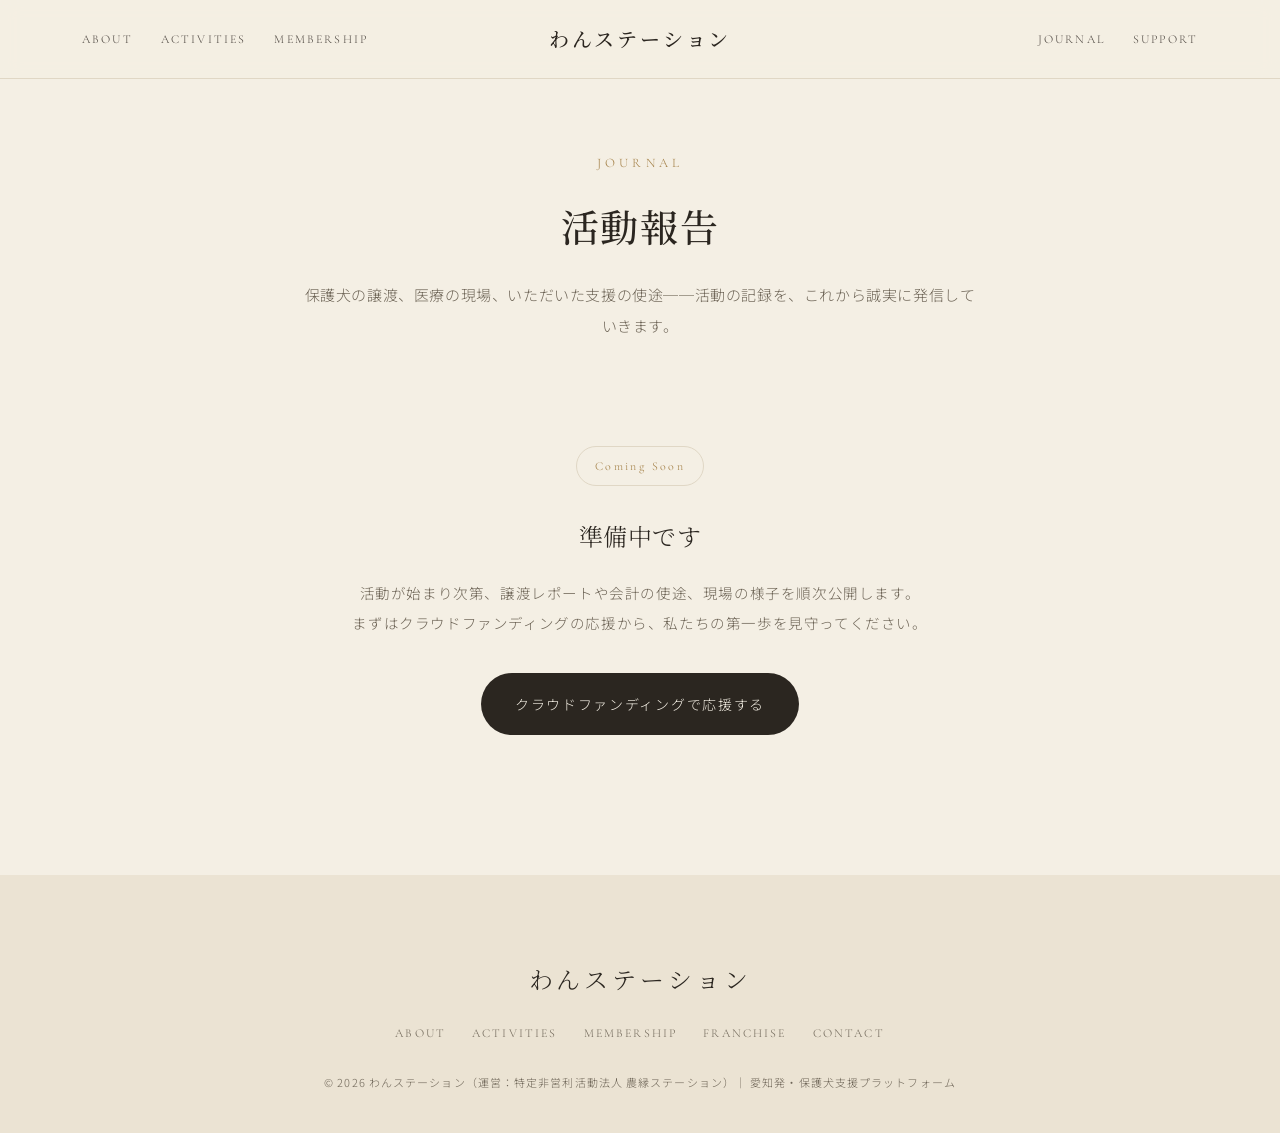
<file: reports.html>
<!DOCTYPE html>
<html lang="ja">
<head>
<meta charset="UTF-8">
<meta name="viewport" content="width=device-width, initial-scale=1">
<meta name="robots" content="noindex, nofollow">
<title>活動報告｜わんステーション</title>
<meta name="description" content="わんステーションの活動報告。保護犬の譲渡、医療の現場、支援の使途をこれから発信していきます。">
<link rel="icon" href="assets/logo.svg" type="image/svg+xml">
<link rel="preconnect" href="https://fonts.googleapis.com">
<link rel="preconnect" href="https://fonts.gstatic.com" crossorigin>
<link href="https://fonts.googleapis.com/css2?family=Cormorant+Garamond:wght@400;500;600&family=Noto+Sans+JP:wght@300;400;500&family=Noto+Serif+JP:wght@400;500;600&display=swap" rel="stylesheet">
<link rel="stylesheet" href="css/editorial.css">
</head>
<body>

<header class="eh solid" id="eh">
  <div class="wrap bar">
    <nav class="nav-l">
      <a class="navlink" href="index.html#about">About</a>
      <a class="navlink" href="index.html#pillars">Activities</a>
      <a class="navlink" href="index.html#member">Membership</a>
    </nav>
    <a class="wordmark" href="index.html">わんステーション</a>
    <nav class="nav-r">
      <a class="navlink" href="reports.html">Journal</a>
      <a class="navlink" href="index.html#support">Support</a>
      <button class="menu-btn navlink" id="menuBtn" aria-label="メニュー">Menu</button>
    </nav>
  </div>
</header>

<div class="m-overlay" id="mOverlay" style="position:fixed;inset:0;z-index:70;background:var(--cream);display:none;flex-direction:column;align-items:center;justify-content:center;gap:8px">
  <button id="mClose" style="position:absolute;top:22px;right:26px;font-family:var(--serif-en);letter-spacing:.18em">CLOSE</button>
  <a class="serif-jp" style="font-size:24px;padding:12px" href="index.html#about">わんステとは</a>
  <a class="serif-jp" style="font-size:24px;padding:12px" href="index.html#pillars">活動内容</a>
  <a class="serif-jp" style="font-size:24px;padding:12px" href="index.html#member">会員制度</a>
  <a class="serif-jp" style="font-size:24px;padding:12px" href="reports.html">活動報告</a>
  <a class="serif-jp" style="font-size:24px;padding:12px;color:var(--accent)" href="index.html#support">応援する</a>
</div>

<section class="sec" style="padding-top:150px">
  <div class="wrap">
    <div class="sec-head">
      <span class="label">Journal</span>
      <h1 class="sec-title">活動報告</h1>
      <p class="sec-lead">保護犬の譲渡、医療の現場、いただいた支援の使途──活動の記録を、これから誠実に発信していきます。</p>
    </div>
    <div class="narrow" style="text-align:center;padding:40px 0 20px">
      <span class="soon" style="display:inline-block;font-family:var(--serif-en);font-size:12px;letter-spacing:.2em;color:var(--accent);border:1px solid var(--line);border-radius:999px;padding:7px 18px;margin-bottom:26px">Coming Soon</span>
      <p class="serif-jp" style="font-size:24px;margin-bottom:18px">準備中です</p>
      <p style="color:var(--ink-soft);font-size:14.5px;line-height:2.1;margin-bottom:34px">活動が始まり次第、譲渡レポートや会計の使途、現場の様子を順次公開します。<br>まずはクラウドファンディングの応援から、私たちの第一歩を見守ってください。</p>
      <a class="btn-pill" href="index.html#support">クラウドファンディングで応援する</a>
    </div>
  </div>
</section>

<footer class="foot-e">
  <div class="wrap">
    <div class="wm">わんステーション</div>
    <div class="links">
      <a href="index.html#about">About</a><a href="index.html#pillars">Activities</a>
      <a href="index.html#member">Membership</a><a href="franchise.html">Franchise</a><a href="index.html#contact">Contact</a>
    </div>
    <div class="copy">© 2026 わんステーション（運営：特定非営利活動法人 農縁ステーション）｜ 愛知発・保護犬支援プラットフォーム</div>
  </div>
</footer>

<script src="js/editorial.js"></script>
</body>
</html>
</file>
<file: css/editorial.css>
/* =========================================================
   わんステーション — editorial.css
   方向：furfolk風 暖色エディトリアル（生成り・余白・セリフ・写真主役）
   ========================================================= */

*,*::before,*::after{box-sizing:border-box;margin:0;padding:0}
html{-webkit-text-size-adjust:100%;scroll-behavior:smooth}
img{max-width:100%;display:block}
a{color:inherit;text-decoration:none}
ul{list-style:none}
button{font:inherit;cursor:pointer;border:none;background:none;color:inherit}

:root{
  --cream:#F4EFE4;       /* 主背景・生成り */
  --cream-2:#FBF8F1;     /* 明るい面 */
  --cream-deep:#EBE3D3;  /* 少し沈めた面 */
  --ink:#2B2620;         /* 文字・温かみのある黒 */
  --ink-soft:#6E6557;    /* 補助テキスト */
  --line:#E0D7C5;        /* ヘアライン */
  --accent:#A07C41;      /* 控えめなタン・ゴールド */

  --serif-en:"Cormorant Garamond",serif;            /* 英字ディスプレイ */
  --serif-jp:"Noto Serif JP",'Hiragino Mincho ProN','Yu Mincho',serif;
  --sans-jp:"Noto Sans JP",'Hiragino Sans',system-ui,sans-serif;
}

body{
  font-family:var(--sans-jp);
  color:var(--ink);
  background:var(--cream);
  font-weight:300;
  line-height:2;
  font-size:15px;
  letter-spacing:.04em;
  -webkit-font-smoothing:antialiased;
}

/* 写真は暖色トーンに統一（仮写真の背景差を馴染ませる） */
img.warm,.warm img{filter:saturate(.9) sepia(.07) brightness(1.02) contrast(1.02)}

.wrap{width:100%;max-width:1180px;margin-inline:auto;padding-inline:32px}
.narrow{max-width:760px;margin-inline:auto}

h1,h2,h3,h4{font-weight:500;line-height:1.55;letter-spacing:.04em}
.serif-jp{font-family:var(--serif-jp)}
.en{font-family:var(--serif-en);font-weight:500;letter-spacing:.06em}

/* ラベル（小さな英字） */
.label{font-family:var(--serif-en);font-size:13px;letter-spacing:.32em;text-transform:uppercase;color:var(--accent)}
.label.ink{color:var(--ink-soft)}

/* セクション */
.sec{padding:120px 0}
.sec-sm{padding:88px 0}
.sec-head{text-align:center;max-width:680px;margin:0 auto 64px}
.sec-head .label{display:block;margin-bottom:20px}
.sec-title{font-family:var(--serif-jp);font-size:clamp(26px,3.4vw,38px);color:var(--ink);font-weight:500;line-height:1.6}
.sec-lead{margin-top:22px;color:var(--ink-soft);font-size:15px;line-height:2.1}

/* リンク・ボタン */
.line-link{display:inline-flex;align-items:center;gap:12px;font-size:14px;letter-spacing:.1em;color:var(--ink);padding-bottom:6px;border-bottom:1px solid var(--ink);transition:gap .25s,color .25s,border-color .25s}
.line-link:hover{gap:18px;color:var(--accent);border-color:var(--accent)}
.line-link .d{width:18px;height:18px;border-radius:50%;border:1px solid currentColor;display:inline-flex;align-items:center;justify-content:center;font-size:10px}
.btn-pill{display:inline-flex;align-items:center;gap:12px;background:var(--ink);color:var(--cream);font-size:14px;letter-spacing:.12em;padding:17px 34px;border-radius:999px;transition:background .25s,transform .25s}
.btn-pill:hover{background:#000;transform:translateY(-2px)}
.btn-outline{display:inline-flex;align-items:center;gap:12px;border:1px solid currentColor;font-size:14px;letter-spacing:.12em;padding:16px 32px;border-radius:999px;transition:.25s}

/* =========================================================
   ヘッダー
   ========================================================= */
.eh{position:fixed;top:0;left:0;right:0;z-index:60;transition:background .35s,box-shadow .35s,border-color .35s;border-bottom:1px solid transparent}
.eh.solid{background:rgba(244,239,228,.9);backdrop-filter:blur(10px) saturate(140%);border-color:var(--line)}
.eh .bar{display:flex;align-items:center;justify-content:space-between;height:78px}
.eh .nav-l,.eh .nav-r{display:flex;align-items:center;gap:28px;flex:1}
.eh .nav-r{justify-content:flex-end}
.eh a.navlink{font-size:12px;letter-spacing:.18em;text-transform:uppercase;font-family:var(--serif-en);color:var(--ink);opacity:.85;transition:opacity .2s}
.eh a.navlink:hover{opacity:1}
.eh .wordmark{font-family:var(--serif-jp);font-size:20px;letter-spacing:.14em;color:var(--ink);font-weight:500;white-space:nowrap}
.eh.on-hero:not(.solid) a,.eh.on-hero:not(.solid) .wordmark{color:#fff}
.eh .menu-btn{display:none}

/* =========================================================
   ヒーロー（全面写真）
   ========================================================= */
.ehero{position:relative;height:100vh;min-height:620px;overflow:hidden}
.ehero .bg{position:absolute;inset:0}
.ehero .bg img{width:100%;height:100%;object-fit:cover}
.ehero .bg::after{content:"";position:absolute;inset:0;background:linear-gradient(180deg,rgba(20,16,12,.28),rgba(20,16,12,.05) 30%,rgba(20,16,12,.12) 60%,rgba(20,16,12,.5))}
.ehero .inner{position:relative;height:100%;display:flex;flex-direction:column;justify-content:flex-end;padding-bottom:8vh;color:#fff}
.ehero .eyebrow{font-family:var(--serif-en);font-size:13px;letter-spacing:.34em;text-transform:uppercase;color:rgba(255,255,255,.9);margin-bottom:22px}
.ehero h1{font-family:var(--serif-jp);font-weight:500;font-size:clamp(34px,5.6vw,68px);line-height:1.45;letter-spacing:.05em;text-shadow:0 2px 30px rgba(0,0,0,.25)}
.ehero .sub{font-family:var(--serif-en);font-size:clamp(15px,1.6vw,20px);letter-spacing:.16em;margin-top:18px;color:rgba(255,255,255,.92)}
.ehero .h-actions{margin-top:38px;display:flex;gap:22px;align-items:center;flex-wrap:wrap}
.ehero .line-link{color:#fff;border-color:rgba(255,255,255,.7)}
.ehero .line-link:hover{color:#fff;border-color:#fff}
.scroll-cue{position:absolute;left:50%;bottom:26px;transform:translateX(-50%);color:rgba(255,255,255,.8);font-family:var(--serif-en);font-size:11px;letter-spacing:.3em;writing-mode:vertical-rl}

/* =========================================================
   イントロ（余白の効いた一文）
   ========================================================= */
.intro{text-align:center;padding:140px 0 120px}
.intro p{font-family:var(--serif-jp);font-size:clamp(20px,2.6vw,30px);line-height:2.1;color:var(--ink);font-weight:400;letter-spacing:.06em}
.intro .small{font-family:var(--sans-jp);font-size:14px;color:var(--ink-soft);margin-top:30px;line-height:2.2;font-weight:300}

/* =========================================================
   課題（落ち着いたトーン面）
   ========================================================= */
.issue-e{background:var(--cream-deep)}
.issue-e .rows{max-width:820px;margin:48px auto 0}
.issue-e .row{display:flex;gap:30px;align-items:baseline;padding:26px 0;border-top:1px solid var(--line)}
.issue-e .row:last-child{border-bottom:1px solid var(--line)}
.issue-e .row .num{font-family:var(--serif-en);font-size:22px;color:var(--accent);min-width:48px}
.issue-e .row p{font-size:15px;color:var(--ink);line-height:1.9}
.issue-e .closing{text-align:center;margin-top:46px;font-family:var(--serif-jp);font-size:clamp(17px,2vw,21px);color:var(--ink);line-height:1.9}

/* =========================================================
   エディトリアル交互ブロック（写真＋少しの文）
   ========================================================= */
.feature{display:grid;grid-template-columns:1fr 1fr;align-items:center;gap:0}
.feature+.feature{margin-top:0}
.feature .ph{height:clamp(360px,46vw,600px);overflow:hidden}
.feature .ph img{width:100%;height:100%;object-fit:cover;transition:transform 1.2s ease}
.feature:hover .ph img{transform:scale(1.04)}
.feature .tx{padding:clamp(40px,6vw,96px)}
.feature.rev .ph{order:2}
.feature .label{display:block;margin-bottom:20px}
.feature h3{font-family:var(--serif-jp);font-size:clamp(22px,2.6vw,30px);color:var(--ink);font-weight:500;line-height:1.6;margin-bottom:18px}
.feature p{color:var(--ink-soft);font-size:14.5px;line-height:2.1;margin-bottom:24px}

/* =========================================================
   活動5本柱（ミニマルな番号リスト）
   ========================================================= */
.pillars-e{background:var(--cream-2)}
.plist{max-width:900px;margin:56px auto 0}
.pl{display:grid;grid-template-columns:90px 1fr;gap:28px;padding:34px 0;border-top:1px solid var(--line);align-items:start}
.plist .pl:last-child{border-bottom:1px solid var(--line)}
.pl .no{font-family:var(--serif-en);font-size:30px;color:var(--accent);line-height:1}
.pl h4{font-family:var(--serif-jp);font-size:20px;font-weight:500;color:var(--ink);margin-bottom:8px}
.pl p{font-size:14px;color:var(--ink-soft);line-height:2}

/* =========================================================
   透明性（お金の流れ）— 横の細い流れ
   ========================================================= */
.flow-e .steps{display:grid;grid-template-columns:repeat(4,1fr);gap:0;max-width:1000px;margin:56px auto 0}
.flow-e .st{padding:0 26px;text-align:center;position:relative}
.flow-e .st+.st::before{content:"";position:absolute;left:0;top:18px;width:1px;height:calc(100% - 18px);background:var(--line)}
.flow-e .st .no{font-family:var(--serif-en);font-size:18px;color:var(--accent);letter-spacing:.2em}
.flow-e .st h4{font-family:var(--serif-jp);font-size:17px;font-weight:500;margin:14px 0 10px}
.flow-e .st p{font-size:13px;color:var(--ink-soft);line-height:1.9}
.flow-e .promise{text-align:center;margin-top:50px;font-size:13.5px;color:var(--ink-soft);letter-spacing:.08em}
.flow-e .promise b{color:var(--ink);font-weight:500}

/* =========================================================
   農業の循環（めぐる仕組み）
   ========================================================= */
.cycle{display:grid;grid-template-columns:repeat(4,1fr);gap:0;max-width:1000px;margin:60px auto 0}
.cycle .cs{padding:0 26px;text-align:center;position:relative}
.cycle .cs+.cs::before{content:"";position:absolute;left:0;top:18px;width:1px;height:calc(100% - 18px);background:var(--line)}
.cycle .cs .ln{font-family:var(--serif-en);font-size:18px;color:var(--accent);letter-spacing:.2em}
.cycle .cs h4{font-family:var(--serif-jp);font-size:18px;font-weight:500;margin:14px 0 10px}
.cycle .cs p{font-size:13px;color:var(--ink-soft);line-height:1.95}
.cycle-note{text-align:center;margin-top:48px;font-family:var(--serif-jp);font-size:clamp(16px,2vw,21px);color:var(--ink);line-height:1.9}
@media (max-width:920px){.cycle{grid-template-columns:1fr 1fr;gap:34px 0}.cycle .cs+.cs::before{display:none}}
@media (max-width:640px){.cycle{grid-template-columns:1fr;gap:28px 0}}
.cycle.three{grid-template-columns:repeat(3,1fr)}
.cycle .kanji{font-family:var(--serif-jp);font-size:40px;color:var(--accent);line-height:1;display:block}
@media (max-width:640px){.cycle.three{grid-template-columns:1fr;gap:30px 0}}

/* =========================================================
   会員・ドナー（控えめ2枚）
   ========================================================= */
.member-e .cols{display:grid;grid-template-columns:1fr 1fr;gap:30px;margin-top:8px}
.card-e{background:var(--cream-2);border:1px solid var(--line);padding:42px 40px}
.card-e .label{display:block;margin-bottom:18px}
.card-e h4{font-family:var(--serif-jp);font-size:22px;font-weight:500;margin-bottom:6px}
.card-e .lead{font-size:14px;color:var(--ink-soft);margin-bottom:22px}
.card-e ul li{position:relative;padding-left:22px;font-size:13.5px;color:var(--ink);margin-bottom:10px;line-height:1.8}
.card-e ul li::before{content:"";position:absolute;left:0;top:13px;width:6px;height:6px;border-radius:50%;background:var(--accent)}
.card-e .ranks{display:flex;flex-wrap:wrap;gap:8px;margin-top:6px}
.card-e .ranks span{font-size:11.5px;letter-spacing:.06em;border:1px solid var(--line);padding:6px 13px;border-radius:999px;color:var(--ink-soft)}
.card-e .ranks span.on{background:var(--accent);color:#fff;border-color:var(--accent)}

/* =========================================================
   CF（全面写真＋セリフ）
   ========================================================= */
.cta-e{position:relative;color:#fff;text-align:center;overflow:hidden}
.cta-e .bg{position:absolute;inset:0}
.cta-e .bg img{width:100%;height:100%;object-fit:cover}
.cta-e .bg::after{content:"";position:absolute;inset:0;background:linear-gradient(180deg,rgba(30,22,14,.62),rgba(30,22,14,.5))}
.cta-e .inner{position:relative;padding:150px 32px}
.cta-e .label{color:#e8d3a8}
.cta-e h2{font-family:var(--serif-jp);font-size:clamp(28px,4vw,46px);font-weight:500;line-height:1.6;margin:24px 0 0}
.cta-e p{max-width:30em;margin:22px auto 14px;color:rgba(255,255,255,.86);font-size:15px;line-height:2}
.cta-e .uses{display:flex;flex-wrap:wrap;gap:10px 22px;justify-content:center;margin:18px auto 36px;max-width:40em;color:rgba(255,255,255,.78);font-family:var(--serif-en);font-size:13px;letter-spacing:.14em}
.cta-e .acts{display:flex;gap:18px;justify-content:center;flex-wrap:wrap}
.cta-e .btn-pill{background:#fff;color:var(--ink)}
.cta-e .btn-pill:hover{background:#fff}
.cta-e .btn-outline{color:#fff;border-color:rgba(255,255,255,.55)}

/* =========================================================
   お知らせ / お問い合わせ
   ========================================================= */
.news-e .two{display:grid;grid-template-columns:1fr 1fr;gap:64px}
.block-title{font-family:var(--serif-en);font-size:30px;letter-spacing:.06em;color:var(--ink)}
.block-title .jp{font-family:var(--serif-jp);font-size:15px;letter-spacing:.2em;color:var(--ink-soft);margin-left:14px}
.news-e .soon{display:inline-block;margin:22px 0 16px;font-family:var(--serif-en);font-size:12px;letter-spacing:.2em;color:var(--accent);border:1px solid var(--line);border-radius:999px;padding:6px 16px}
.news-e p.lead{color:var(--ink-soft);font-size:14px;line-height:2.1;margin-bottom:22px}
.contact-rows{margin-top:6px}
.contact-rows a{display:flex;justify-content:space-between;align-items:center;padding:20px 4px;border-top:1px solid var(--line);transition:padding .25s,color .25s}
.contact-rows a:last-child{border-bottom:1px solid var(--line)}
.contact-rows a:hover{padding-left:12px;color:var(--accent)}
.contact-rows .t b{font-weight:500;font-size:15px;display:block}
.contact-rows .t span{font-size:12px;color:var(--ink-soft)}
.contact-rows .ar{font-family:var(--serif-en)}
.aud{display:grid;grid-template-columns:1fr 1fr;gap:8px 18px;margin-top:24px;font-size:13px;color:var(--ink-soft)}
.aud b{color:var(--ink);font-weight:500}

/* =========================================================
   フッター
   ========================================================= */
.foot-e{background:var(--cream-deep);text-align:center;padding:80px 0 40px}
.foot-e .wm{font-family:var(--serif-jp);font-size:24px;letter-spacing:.16em;color:var(--ink);margin-bottom:18px}
.foot-e .links{display:flex;gap:26px;justify-content:center;flex-wrap:wrap;font-family:var(--serif-en);font-size:12px;letter-spacing:.18em;text-transform:uppercase;color:var(--ink-soft);margin-bottom:26px}
.foot-e .links a:hover{color:var(--accent)}
.foot-e .sns{display:flex;gap:14px;justify-content:center;margin-bottom:30px}
.foot-e .sns a{width:40px;height:40px;border:1px solid var(--line);border-radius:50%;display:flex;align-items:center;justify-content:center;color:var(--ink-soft);transition:.2s}
.foot-e .sns a:hover{background:var(--ink);color:var(--cream);border-color:var(--ink)}
.foot-e .copy{font-size:11px;letter-spacing:.1em;color:var(--ink-soft)}

/* =========================================================
   デザイン切替（比較用の小さなヘルパー）
   ========================================================= */
.switch{position:fixed;right:22px;bottom:22px;z-index:80;display:flex;background:rgba(43,38,32,.92);backdrop-filter:blur(6px);border-radius:999px;padding:5px;box-shadow:0 10px 30px rgba(0,0,0,.25)}
.switch a{font-size:11.5px;letter-spacing:.06em;color:rgba(255,255,255,.7);padding:8px 16px;border-radius:999px;white-space:nowrap}
.switch a.cur{background:#fff;color:#2B2620;font-weight:500}

/* =========================================================
   スクロール演出
   ========================================================= */
.reveal{opacity:0;transform:translateY(26px);transition:opacity 1s ease,transform 1s ease}
.reveal.vis{opacity:1;transform:none}
@media (prefers-reduced-motion:reduce){.reveal{opacity:1;transform:none;transition:none}html{scroll-behavior:auto}}

/* =========================================================
   レスポンシブ
   ========================================================= */
@media (max-width:920px){
  .feature{grid-template-columns:1fr}
  .feature .ph{order:0 !important;height:clamp(280px,60vw,420px)}
  .feature.rev .ph{order:0}
  .member-e .cols,.news-e .two{grid-template-columns:1fr;gap:34px}
  .flow-e .steps{grid-template-columns:1fr 1fr;gap:30px 0}
  .flow-e .st:nth-child(3)::before,.flow-e .st+.st::before{display:none}
}
@media (max-width:640px){
  .wrap{padding-inline:22px}
  .sec{padding:84px 0}
  .intro{padding:96px 0 80px}
  .eh .nav-l{display:none}
  .eh .bar{height:64px}
  .eh .wordmark{font-size:18px}
  .eh .menu-btn{display:inline-flex;font-family:var(--serif-en);font-size:13px;letter-spacing:.18em}
  .eh .nav-r{gap:0}
  .eh .nav-r a.navlink{display:none}  /* モバイルはMenuボタンのみ */
  .ehero{height:88vh}
  .flow-e .steps{grid-template-columns:1fr;gap:26px 0}
  .aud{grid-template-columns:1fr}
  .switch{right:12px;bottom:12px}
}
</file>
<file: css/style.css>
/* =========================================================
   わんステーション 公式サイト — style.css
   トーン：安心・信頼（紺×ゴールド×明朝見出し）
   ========================================================= */

/* ---------- リセット ---------- */
*,*::before,*::after{box-sizing:border-box;margin:0;padding:0}
html{scroll-behavior:smooth;-webkit-text-size-adjust:100%}
img{max-width:100%;display:block}
a{color:inherit;text-decoration:none}
ul{list-style:none}
button{font:inherit;cursor:pointer;border:none;background:none}

/* ---------- トークン ---------- */
:root{
  --navy:#16223C;
  --navy-soft:#22324f;
  --gold:#B8862A;
  --gold-bright:#C8932E;
  --cream:#FAF8F4;
  --paper:#FFFFFF;
  --ink:#2C3340;
  --muted:#8A8270;
  --line:#ECE6DC;
  --line-strong:#ddd3c2;

  --serif:"Noto Serif JP",'Hiragino Mincho ProN','Yu Mincho',serif;
  --sans:"Noto Sans JP",'Hiragino Sans','Hiragino Kaku Gothic ProN',system-ui,sans-serif;

  --maxw:1080px;
  --radius:14px;
  --shadow-sm:0 2px 10px rgba(30,40,60,.06);
  --shadow:0 14px 34px rgba(30,40,60,.12);
  --shadow-lg:0 22px 50px rgba(20,30,50,.18);
}

/* ---------- ベース ---------- */
body{
  font-family:var(--sans);
  color:var(--ink);
  background:var(--cream);
  line-height:1.85;
  font-size:16px;
  font-weight:400;
  letter-spacing:.01em;
  -webkit-font-smoothing:antialiased;
}
.container{width:100%;max-width:var(--maxw);margin-inline:auto;padding-inline:24px}

h1,h2,h3,h4{font-family:var(--serif);color:var(--navy);font-weight:600;line-height:1.5;letter-spacing:.02em}

/* セクション共通 */
.section{padding:96px 0}
.section--tight{padding:72px 0}
.section-head{max-width:680px;margin:0 auto 52px;text-align:center}
.eyebrow{
  display:inline-flex;align-items:center;gap:10px;
  color:var(--gold);font-size:13px;font-weight:700;letter-spacing:.16em;
  font-family:var(--sans);margin-bottom:18px;
}
.eyebrow::before,.eyebrow.center::after{content:"";width:26px;height:1px;background:var(--gold)}
.section-title{font-size:clamp(25px,3.4vw,34px);line-height:1.5}
.section-lead{margin-top:18px;color:#5d6470;font-size:15.5px}

/* ボタン */
.btn{
  display:inline-flex;align-items:center;justify-content:center;gap:9px;
  font-family:var(--sans);font-weight:700;font-size:15px;line-height:1;
  padding:15px 26px;border-radius:10px;transition:transform .2s,box-shadow .2s,background .2s,color .2s;
  white-space:nowrap;
}
.btn .arw{transition:transform .2s}
.btn:hover .arw{transform:translateX(3px)}
.btn-primary{background:var(--navy);color:#fff;box-shadow:0 10px 24px rgba(22,34,60,.22)}
.btn-primary:hover{background:#0f1830;transform:translateY(-2px);box-shadow:0 16px 30px rgba(22,34,60,.3)}
.btn-gold{background:var(--gold);color:#fff;box-shadow:0 10px 24px rgba(184,134,42,.3)}
.btn-gold:hover{background:var(--gold-bright);transform:translateY(-2px)}
.btn-ghost{color:var(--navy);border:1.5px solid var(--line-strong)}
.btn-ghost:hover{border-color:var(--navy);background:#fff}
.btn-lg{padding:18px 34px;font-size:16px}
.link-underline{font-weight:700;color:var(--navy);border-bottom:2px solid var(--gold);padding-bottom:3px}
.link-underline:hover{color:var(--gold)}

/* =========================================================
   ヘッダー
   ========================================================= */
.utility{background:var(--navy);color:#c7d0df;font-size:12px}
.utility .container{display:flex;justify-content:space-between;align-items:center;height:34px;letter-spacing:.03em}
.utility a:hover{color:#fff}
.utility .u-right{display:flex;gap:18px}

.site-header{position:sticky;top:0;z-index:50;background:rgba(250,248,244,.92);backdrop-filter:saturate(140%) blur(8px);border-bottom:1px solid var(--line);transition:box-shadow .25s}
.site-header.scrolled{box-shadow:var(--shadow-sm)}
.nav{display:flex;align-items:center;justify-content:space-between;height:70px}
.brand{display:flex;align-items:center;gap:11px}
.brand img{width:38px;height:38px}
.brand .bt{line-height:1.15}
.brand .bt b{display:block;font-family:var(--serif);font-weight:600;color:var(--navy);font-size:19px;letter-spacing:.04em}
.brand .bt span{font-size:9px;color:var(--muted);letter-spacing:.22em}
.nav-links{display:flex;align-items:center;gap:30px}
.nav-links a{font-size:14.5px;font-weight:600;color:#3c4452;position:relative}
.nav-links a:not(.btn)::after{content:"";position:absolute;left:0;bottom:-6px;width:0;height:2px;background:var(--gold);transition:width .25s}
.nav-links a:not(.btn):hover::after{width:100%}
.nav-toggle{display:none;width:44px;height:44px;border-radius:8px;flex-direction:column;justify-content:center;align-items:center;gap:5px}
.nav-toggle span{width:22px;height:2px;background:var(--navy);transition:.3s}
.nav-toggle.open span:nth-child(1){transform:translateY(7px) rotate(45deg)}
.nav-toggle.open span:nth-child(2){opacity:0}
.nav-toggle.open span:nth-child(3){transform:translateY(-7px) rotate(-45deg)}

/* =========================================================
   ヒーロー
   ========================================================= */
.hero{background:linear-gradient(180deg,var(--cream),#fdfaf4)}
.hero .container{display:grid;grid-template-columns:1.05fr .95fr;gap:56px;align-items:center;padding-top:74px;padding-bottom:80px}
.hero h1{font-size:clamp(31px,4.6vw,50px);line-height:1.42;letter-spacing:.03em}
.hero h1 .accent{color:var(--gold)}
.hero p.lead{margin:24px 0 32px;font-size:16.5px;color:#525a66;max-width:30em}
.hero-actions{display:flex;gap:14px;align-items:center;flex-wrap:wrap}
.hero-figure{position:relative}
.hero-figure img{width:100%;aspect-ratio:1/.92;object-fit:cover;border-radius:20px;box-shadow:var(--shadow-lg)}
.hero-figure::after{content:"";position:absolute;inset:14px -14px -14px 14px;border:1.5px solid var(--gold);border-radius:20px;z-index:-1;opacity:.5}
.stat-badge{
  position:absolute;left:-22px;bottom:30px;background:#fff;border:1px solid var(--line);
  border-radius:14px;padding:14px 18px;box-shadow:var(--shadow);
}
.stat-badge .k{font-size:11px;color:var(--muted)}
.stat-badge .v{font-family:var(--serif);font-size:26px;font-weight:600;color:var(--navy);line-height:1.2}
.stat-badge .v small{font-size:12px;color:var(--gold);font-family:var(--sans);font-weight:700;margin-left:4px}

/* 信頼ストリップ */
.trust{background:var(--paper);border-top:1px solid var(--line);border-bottom:1px solid var(--line)}
.trust .container{display:grid;grid-template-columns:repeat(3,1fr)}
.trust-item{padding:24px 26px;display:flex;gap:14px;align-items:flex-start}
.trust-item+.trust-item{border-left:1px solid var(--line)}
.trust-item .ic{flex:none;color:var(--gold);margin-top:2px}
.trust-item b{display:block;font-family:var(--sans);font-size:14.5px;color:var(--navy);font-weight:700}
.trust-item span{font-size:12.5px;color:var(--muted)}

/* =========================================================
   課題
   ========================================================= */
.issue{background:var(--navy);color:#e7ecf4}
.issue h2{color:#fff}
.issue .eyebrow{color:#e0b463}
.issue .eyebrow::before{background:#e0b463}
.issue .section-lead{color:#b9c2d3}
.issue-grid{display:grid;grid-template-columns:repeat(4,1fr);gap:18px;margin-top:46px}
.issue-card{background:var(--navy-soft);border:1px solid #31405d;border-radius:var(--radius);padding:24px 20px}
.issue-card .n{font-family:var(--serif);color:var(--gold-bright);font-size:15px;font-weight:600;margin-bottom:8px}
.issue-card p{font-size:14px;color:#cdd5e3;line-height:1.8}
.issue-note{margin-top:34px;text-align:center;font-size:14px;color:#aeb8ca}

/* =========================================================
   コンセプト
   ========================================================= */
.concept .big{font-family:var(--serif);font-size:clamp(22px,3vw,30px);text-align:center;color:var(--navy);line-height:1.65;max-width:18em;margin:0 auto}
.concept .big mark{background:linear-gradient(transparent 62%,rgba(200,147,46,.28) 62%);color:inherit}
.concept-row{display:grid;grid-template-columns:repeat(5,1fr);gap:16px;margin-top:54px}
.concept-item{text-align:center;padding:26px 12px;background:#fff;border:1px solid var(--line);border-radius:var(--radius);transition:transform .25s,box-shadow .25s}
.concept-item:hover{transform:translateY(-4px);box-shadow:var(--shadow)}
.concept-item .ci{width:54px;height:54px;margin:0 auto 14px;border-radius:50%;background:var(--cream);display:flex;align-items:center;justify-content:center;color:var(--gold)}
.concept-item b{font-size:16px;color:var(--navy);font-family:var(--sans);font-weight:700}
.concept-item span{display:block;font-size:11.5px;color:var(--muted);margin-top:4px}
.concept-arrow{text-align:center;color:var(--muted);margin-top:30px;font-size:14px}

/* =========================================================
   活動5本柱
   ========================================================= */
.pillars{background:var(--paper)}
.pillar-grid{display:grid;grid-template-columns:repeat(3,1fr);gap:22px}
.pillar{border:1px solid var(--line);border-radius:var(--radius);padding:30px 26px;background:var(--cream);transition:transform .25s,box-shadow .25s,border-color .25s}
.pillar:hover{transform:translateY(-5px);box-shadow:var(--shadow);border-color:var(--line-strong)}
.pillar .pic{width:52px;height:52px;border-radius:12px;background:var(--navy);color:var(--gold-bright);display:flex;align-items:center;justify-content:center;margin-bottom:18px}
.pillar .pn{font-size:11px;font-weight:700;color:var(--gold);letter-spacing:.12em;font-family:var(--sans)}
.pillar h3{font-size:19px;margin:6px 0 10px;line-height:1.45}
.pillar p{font-size:14px;color:#5d6470;line-height:1.85}

/* =========================================================
   体験
   ========================================================= */
.exp-grid{display:grid;grid-template-columns:repeat(3,1fr);gap:22px}
.exp-card{border-radius:var(--radius);overflow:hidden;background:#fff;border:1px solid var(--line);box-shadow:var(--shadow-sm);transition:transform .25s,box-shadow .25s}
.exp-card:hover{transform:translateY(-5px);box-shadow:var(--shadow)}
.exp-card .ph{aspect-ratio:4/3;overflow:hidden}
.exp-card .ph img{width:100%;height:100%;object-fit:cover;transition:transform .5s}
.exp-card:hover .ph img{transform:scale(1.05)}
.exp-card .bd{padding:20px 22px 24px}
.exp-card h3{font-size:18px;margin-bottom:8px}
.exp-card p{font-size:13.5px;color:#5d6470}

/* =========================================================
   会員・ドナー犬
   ========================================================= */
.member{background:var(--paper)}
.member-grid{display:grid;grid-template-columns:1fr 1fr;gap:26px;align-items:stretch}
.plan-wrap{display:grid;grid-template-columns:1fr 1fr;gap:16px}
.plan{border:1px solid var(--line);border-radius:var(--radius);padding:24px 22px;background:var(--cream)}
.plan.prem{background:var(--navy);color:#e8edf5;border-color:var(--navy)}
.plan .pt{font-family:var(--sans);font-weight:700;font-size:13px;letter-spacing:.08em;color:var(--gold)}
.plan h4{font-size:20px;margin:6px 0 4px}
.plan.prem h4{color:#fff}
.plan .price{font-family:var(--serif);font-size:24px;color:var(--navy)}
.plan.prem .price{color:#fff}
.plan .price small{font-size:12px;color:var(--muted);font-family:var(--sans)}
.plan.prem .price small{color:#aeb8ca}
.plan ul{margin-top:14px;display:flex;flex-direction:column;gap:7px}
.plan li{font-size:12.5px;padding-left:18px;position:relative;color:#5d6470}
.plan.prem li{color:#c7d0df}
.plan li::before{content:"";position:absolute;left:0;top:8px;width:8px;height:8px;border-radius:50%;background:var(--gold)}
.donor{border:1px solid var(--line);border-radius:var(--radius);padding:30px;background:var(--cream);display:flex;flex-direction:column}
.donor .badge-row{display:flex;gap:8px;flex-wrap:wrap;margin:16px 0}
.donor .rank{font-size:11.5px;font-weight:700;padding:6px 12px;border-radius:999px;border:1px solid var(--line-strong);color:var(--navy);background:#fff}
.donor .rank.g{background:var(--gold);color:#fff;border-color:var(--gold)}
.donor img{border-radius:12px;margin-top:auto;height:150px;object-fit:cover}

/* =========================================================
   お金の流れ
   ========================================================= */
.flow{background:var(--cream)}
.flow-steps{display:grid;grid-template-columns:repeat(4,1fr);gap:16px;counter-reset:s}
.flow-step{background:#fff;border:1px solid var(--line);border-radius:var(--radius);padding:26px 22px;position:relative}
.flow-step::before{counter-increment:s;content:"0" counter(s);font-family:var(--serif);font-size:30px;color:var(--gold);opacity:.5;display:block;margin-bottom:10px}
.flow-step h4{font-size:16px;margin-bottom:8px}
.flow-step p{font-size:13px;color:#5d6470;line-height:1.8}
.flow-step .arr{position:absolute;right:-12px;top:50%;transform:translateY(-50%);color:var(--line-strong);z-index:1}
.flow-note{margin-top:30px;display:flex;gap:12px;align-items:center;justify-content:center;flex-wrap:wrap;font-size:13.5px;color:var(--muted)}
.flow-note .chip{background:#fff;border:1px solid var(--line);border-radius:999px;padding:8px 16px;color:var(--navy);font-weight:600;font-size:13px}

/* =========================================================
   CF応援バンド
   ========================================================= */
.cta{position:relative;color:#fff;overflow:hidden}
.cta .bg{position:absolute;inset:0;z-index:0}
.cta .bg img{width:100%;height:100%;object-fit:cover;filter:saturate(.9)}
.cta .bg::after{content:"";position:absolute;inset:0;background:linear-gradient(100deg,rgba(16,24,42,.94),rgba(16,24,42,.74))}
.cta .container{position:relative;z-index:1;text-align:center;padding:88px 24px}
.cta .eyebrow{color:#e0b463;justify-content:center}
.cta .eyebrow::before{background:#e0b463}
.cta h2{color:#fff;font-size:clamp(26px,3.6vw,38px);line-height:1.5}
.cta p{max-width:34em;margin:18px auto 14px;color:#d7dde8;font-size:15.5px}
.cta .uses{display:flex;gap:10px;flex-wrap:wrap;justify-content:center;margin:22px 0 30px}
.cta .uses span{font-size:12.5px;color:#cdd5e3;border:1px solid #3a486a;border-radius:999px;padding:7px 14px}
.cta-actions{display:flex;gap:14px;justify-content:center;flex-wrap:wrap}

/* =========================================================
   活動報告 / お問い合わせ
   ========================================================= */
.split2{display:grid;grid-template-columns:1fr 1fr;gap:24px}
.panel{background:#fff;border:1px solid var(--line);border-radius:var(--radius);padding:34px 32px}
.panel h3{font-size:21px;margin-bottom:8px}
.panel p{font-size:14px;color:#5d6470;margin-bottom:18px}
.soon{display:inline-flex;align-items:center;gap:8px;font-size:12px;font-weight:700;color:var(--gold);background:var(--cream);border:1px solid var(--line);border-radius:999px;padding:7px 14px;margin-bottom:16px}
.contact-list{display:flex;flex-direction:column;gap:12px}
.contact-row{display:flex;align-items:center;gap:14px;padding:14px 16px;border:1px solid var(--line);border-radius:10px;transition:border-color .2s,background .2s}
.contact-row:hover{border-color:var(--line-strong);background:var(--cream)}
.contact-row .ic{color:var(--gold)}
.contact-row .t b{display:block;font-size:14px;color:var(--navy);font-family:var(--sans)}
.contact-row .t span{font-size:12px;color:var(--muted)}
.audience{display:grid;grid-template-columns:repeat(2,1fr);gap:10px;margin-top:18px}
.audience div{font-size:12.5px;color:#5d6470;padding:10px 14px;background:var(--cream);border-radius:8px;border:1px solid var(--line)}
.audience b{color:var(--navy)}

/* =========================================================
   フッター
   ========================================================= */
.site-footer{background:var(--navy);color:#aeb8ca;padding:64px 0 30px;font-size:13.5px}
.foot-grid{display:grid;grid-template-columns:1.4fr 1fr 1fr;gap:40px;padding-bottom:40px;border-bottom:1px solid #2b3a57}
.foot-brand .brand .bt b{color:#fff}
.foot-brand p{margin-top:16px;line-height:1.9;color:#9aa6bb;max-width:32em}
.foot-col h5{color:#fff;font-family:var(--sans);font-size:13px;letter-spacing:.06em;margin-bottom:14px}
.foot-col a{display:block;padding:5px 0;color:#aeb8ca}
.foot-col a:hover{color:var(--gold-bright)}
.foot-sns{display:flex;gap:12px;margin-top:14px}
.foot-sns a{width:38px;height:38px;border-radius:50%;border:1px solid #34466a;display:flex;align-items:center;justify-content:center;color:#cdd5e3}
.foot-sns a:hover{background:var(--gold);border-color:var(--gold);color:#fff}
.foot-bottom{padding-top:24px;display:flex;justify-content:space-between;flex-wrap:wrap;gap:8px;color:#7e8aa1;font-size:12px}

/* =========================================================
   サブページ（準備中）
   ========================================================= */
.page-hero{background:var(--navy);color:#fff;padding:70px 0}
.page-hero .eyebrow{color:#e0b463}
.page-hero .eyebrow::before{background:#e0b463}
.page-hero h1{color:#fff;font-size:clamp(26px,4vw,38px)}
.page-hero p{color:#c2cad8;margin-top:14px;max-width:40em}
.prep{text-align:center;padding:90px 24px}
.prep .soon{font-size:13px;margin-bottom:22px}
.prep h2{font-size:24px;margin-bottom:14px}
.prep p{color:#5d6470;max-width:34em;margin:0 auto 26px}

/* =========================================================
   スクロール演出
   ========================================================= */
.reveal{opacity:0;transform:translateY(22px);transition:opacity .7s ease,transform .7s ease}
.reveal.is-visible{opacity:1;transform:none}
@media (prefers-reduced-motion:reduce){
  .reveal{opacity:1;transform:none;transition:none}
  html{scroll-behavior:auto}
}

/* =========================================================
   レスポンシブ
   ========================================================= */
@media (max-width:980px){
  .hero .container{grid-template-columns:1fr;gap:36px;padding-top:48px;padding-bottom:56px}
  .hero-figure{max-width:480px}
  .issue-grid{grid-template-columns:repeat(2,1fr)}
  .concept-row{grid-template-columns:repeat(3,1fr)}
  .pillar-grid,.exp-grid,.flow-steps{grid-template-columns:repeat(2,1fr)}
  .flow-step .arr{display:none}
  .member-grid,.split2,.foot-grid{grid-template-columns:1fr}
  .foot-grid{gap:30px}
}
@media (max-width:680px){
  .section{padding:64px 0}
  .utility .u-right span:first-child{display:none}
  .nav-links{
    position:fixed;inset:104px 16px auto 16px;flex-direction:column;align-items:stretch;gap:6px;
    background:#fff;border:1px solid var(--line);border-radius:14px;padding:14px;box-shadow:var(--shadow-lg);
    transform:translateY(-12px);opacity:0;pointer-events:none;transition:.25s;
  }
  .nav-links.open{transform:none;opacity:1;pointer-events:auto}
  .nav-links a{padding:12px 10px}
  .nav-links a:not(.btn){border-bottom:1px solid var(--line)}
  .nav-links .btn{margin-top:6px}
  .nav-toggle{display:flex}
  .trust .container{grid-template-columns:1fr}
  .trust-item+.trust-item{border-left:none;border-top:1px solid var(--line)}
  .concept-row,.pillar-grid,.exp-grid,.flow-steps,.plan-wrap,.audience{grid-template-columns:1fr}
  .issue-grid{grid-template-columns:1fr}
  .stat-badge{left:12px;bottom:12px}
  .hero-figure::after{display:none}
}
</file>
